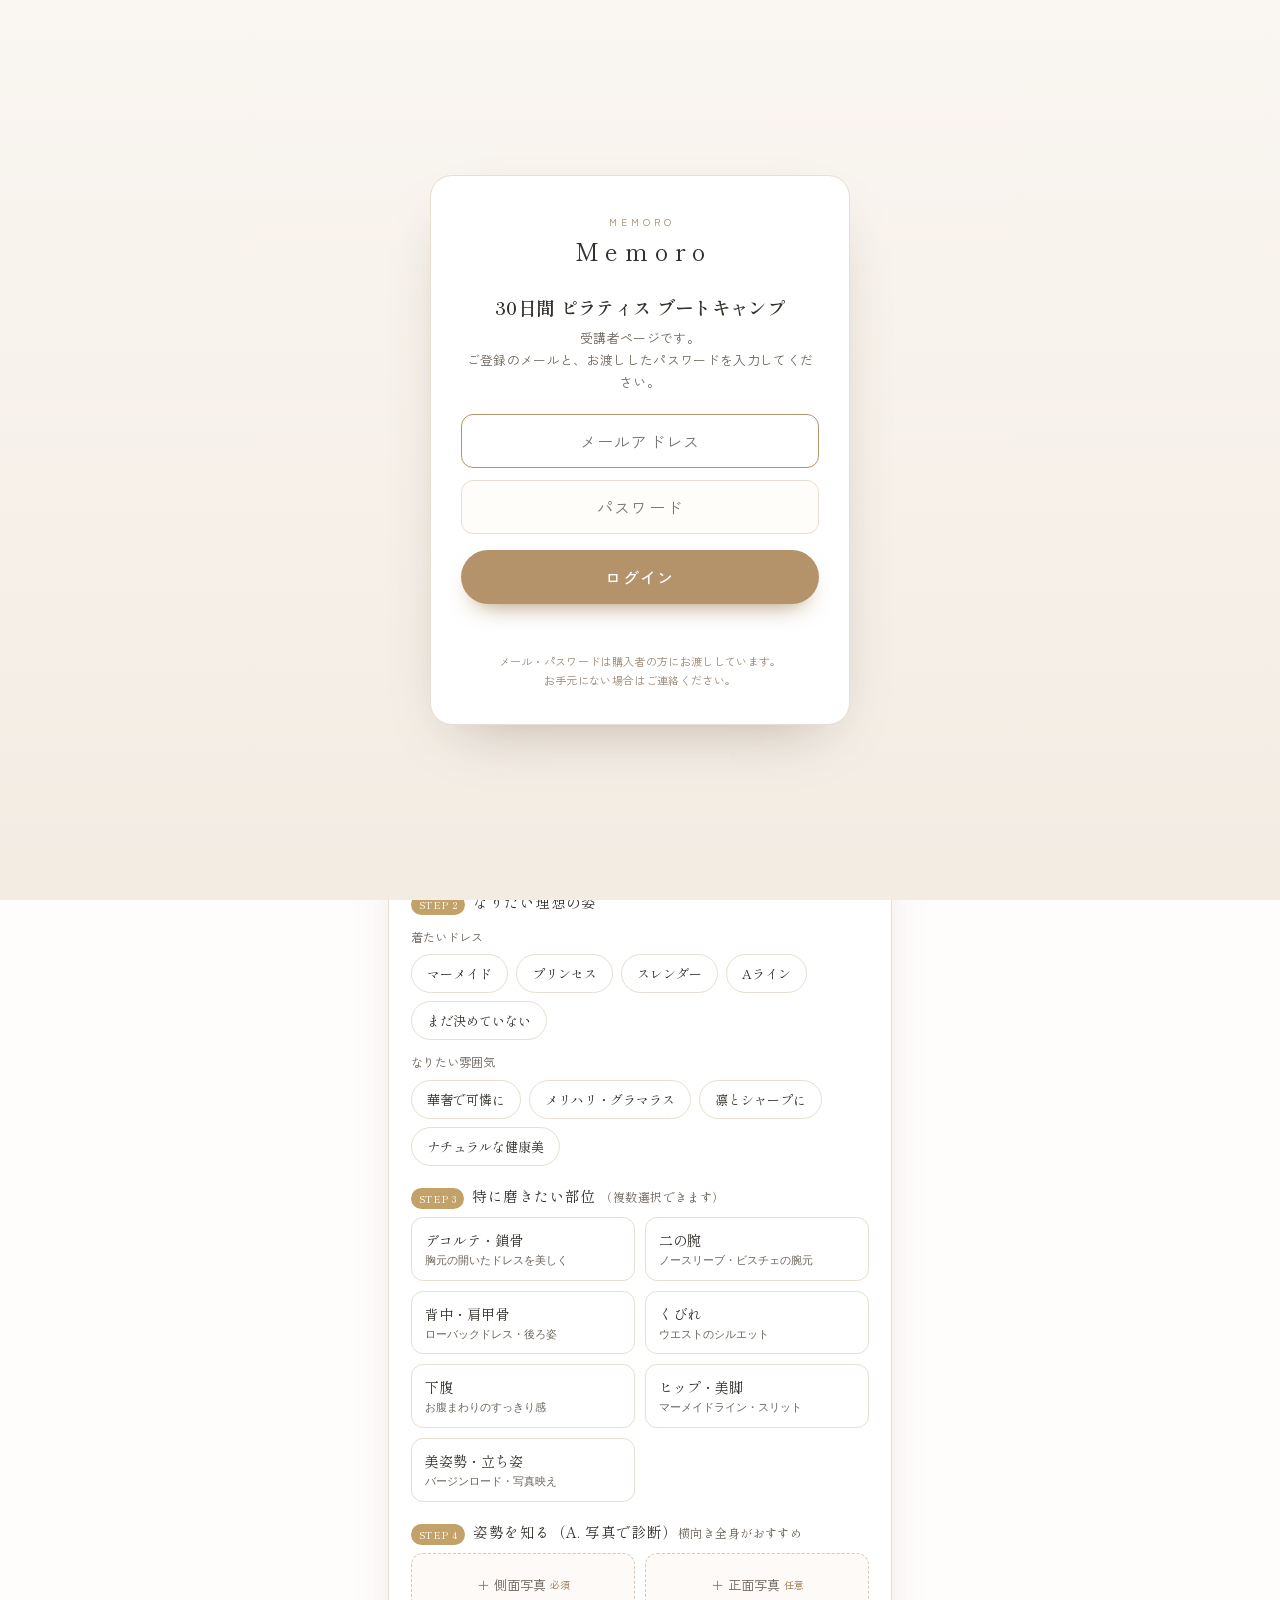
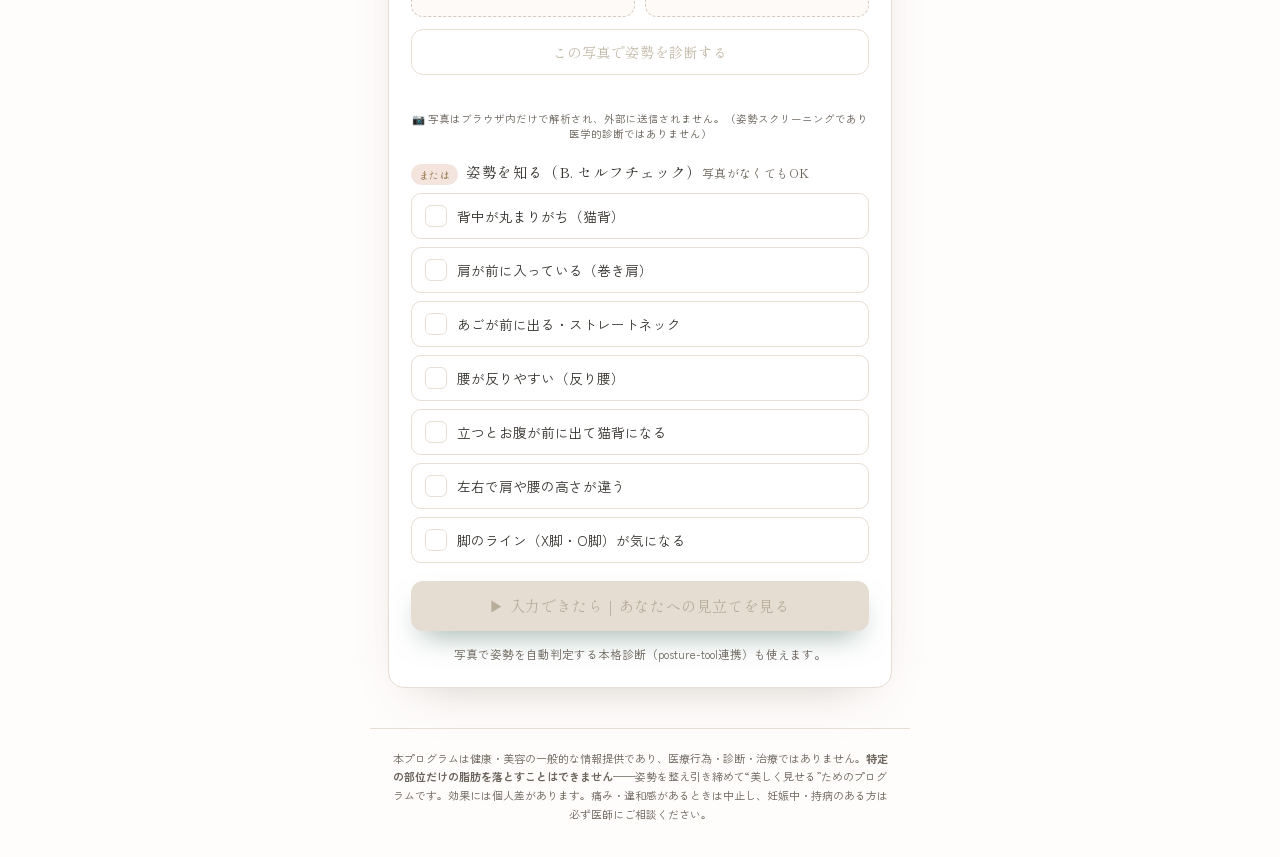
<file: index.html>
<!DOCTYPE html>
<html lang="ja">
<head>
<meta charset="UTF-8" />
<meta name="viewport" content="width=device-width, initial-scale=1.0, maximum-scale=1.0" />
<title>30日間ピラティスブートキャンプ｜Memoro Bridal</title>
<link rel="preconnect" href="https://fonts.googleapis.com">
<link rel="preconnect" href="https://fonts.gstatic.com" crossorigin>
<link href="https://fonts.googleapis.com/css2?family=Shippori+Mincho:wght@500;600;700&family=Zen+Kaku+Gothic+New:wght@400;500;700&family=Zen+Kurenaido&family=Parisienne&family=Cormorant+Garamond:ital,wght@0,400;0,500;1,400&display=swap" rel="stylesheet">
<link rel="stylesheet" href="bridal.css?v=4" />
</head>
<body>

<!-- ▼ 受講者認証ゲート（本番URL。ローカル確認時は api:'demo'）▼ -->
<script>window.MEMORO_AUTH={ api:'https://memoro-auth.yuya-suzuki-37.workers.dev', product:'pilates', title:'30日間 ピラティス ブートキャンプ' }</script>
<script src="gate.js"></script>
<!-- ▲ 受講者認証ゲート ▲ -->

<!-- ▼ ブートキャンプ識別バナー（自己完結・命名規則「30日間〇〇ブートキャンプ」） -->
<style>
.bc-banner{text-align:center;background:linear-gradient(180deg,#f3ece1,#fbf8f5);border-bottom:1px solid #ece5dd;padding:12px 20px 14px;font-family:'Shippori Mincho','Noto Serif JP',serif}
.bc-banner .bc-eyebrow{display:block;font-family:'Noto Sans JP',system-ui,sans-serif;font-size:10px;letter-spacing:.32em;font-weight:700;color:#a8863f;margin-bottom:6px}
.bc-banner .bc-title{font-weight:700;font-size:clamp(1.02rem,3.6vw,1.22rem);letter-spacing:.08em;color:#3f3a35}
.bc-banner .bc-title .bc-ico{margin-right:.4em}
.bc-banner .bc-title b{color:#c2a25f;font-weight:700}
.photo-slot{cursor:pointer}
.photo-slot input[type=file].sr-file{position:absolute;width:1px;height:1px;padding:0;margin:-1px;overflow:hidden;clip:rect(0,0,0,0);white-space:nowrap;border:0}
.dx-banner{background:linear-gradient(135deg,#f3ece1,#fbf6ee);border:1.5px solid #d9c39a;border-radius:14px;padding:16px 18px;margin-bottom:18px;display:flex;flex-direction:column;gap:6px}
.dx-banner-title{font-weight:700;color:#a8863f;font-size:14px}
.dx-banner-body{font-size:13px;color:#6a5f56;line-height:1.7}
.ex-illust .ex-photo{width:100%;aspect-ratio:1/1;object-fit:cover;display:block}
.modal-illust .modal-photo{width:100%;max-height:300px;object-fit:cover;border-radius:14px;display:block;margin-bottom:4px}
.frame2{display:flex;align-items:center;gap:8px;margin-bottom:8px}
.frame2 figure{flex:1;margin:0}
.frame2-img{width:100%;aspect-ratio:1/1;object-fit:cover;border-radius:12px;display:block}
.frame2 figcaption{font-size:11.5px;text-align:center;color:var(--gold-deep);margin-top:5px;font-weight:700;letter-spacing:.04em}
.frame2-arrow{flex:none;font-size:26px;color:var(--rose);font-weight:700}
</style>
<div class="bc-banner">
  <span class="bc-eyebrow">30-DAY PILATES BOOTCAMP</span>
  <span class="bc-title"><span class="bc-ico">🌿</span>30日間<b>ピラティス</b>ブートキャンプ</span>
</div>

<header class="app-header">
  <div class="brand">
    <span class="brand-mark">P</span>
    <span class="brand-name">ピラティスブートキャンプ</span>
  </div>
</header>

<!-- ===== 入口 ===== -->
<section id="setup" class="screen active">
  <div class="hero">
    <div class="hero-photo">
      <div class="hero-bg"></div>
      <div class="hero-logo">Memoro<small>PILATES CARE</small></div>
    </div>
    <div class="hero-text">
      <p class="hero-script">for your special day</p>
      <h1 class="hero-catch">式まで、あと<span class="accent">30</span>日。</h1>
      <p class="hero-hw">あなただけのピラティスを、毎日ひとつ</p>
    </div>
  </div>

  <div class="steps-guide">
    <div class="step-g"><span class="step-n">1</span><span>理想と部位を<br>教える</span></div>
    <div class="step-g"><span class="step-n">2</span><span>姿勢を診断<br>写真orチェック</span></div>
    <div class="step-g"><span class="step-n">3</span><span>見立て＆<br>30日が完成</span></div>
  </div>

  <div class="card setup-card">
    <label class="field">
      <span class="field-label"><span class="step-badge">STEP 1</span>挙式・前撮りの日</span>
      <input type="date" id="wedding-date" class="input" />
    </label>
    <p id="countdown" class="countdown"></p>

    <div class="field">
      <span class="field-label"><span class="step-badge">STEP 2</span>なりたい理想の姿</span>
      <div class="sub-label">着たいドレス</div>
      <div id="dress-grid" class="chip-grid"></div>
      <div class="sub-label">なりたい雰囲気</div>
      <div id="mood-grid" class="chip-grid"></div>
    </div>

    <div class="field">
      <span class="field-label"><span class="step-badge">STEP 3</span>特に磨きたい部位 <em>（複数選択できます）</em></span>
      <div id="parts-grid" class="parts-grid"></div>
    </div>

    <div class="field">
      <span class="field-label"><span class="step-badge">STEP 4</span>姿勢を知る（A. 写真で診断）<em>横向き全身がおすすめ</em></span>
      <div class="posture-photo">
        <div class="photo-slots">
          <div class="photo-slot" data-photo-trigger="photo-side">
            <input type="file" id="photo-side" accept="image/*" class="sr-file" />
            <span class="photo-ph" id="ph-side">＋ 側面写真 <em>必須</em></span>
          </div>
          <div class="photo-slot" data-photo-trigger="photo-front">
            <input type="file" id="photo-front" accept="image/*" class="sr-file" />
            <span class="photo-ph" id="ph-front">＋ 正面写真 <em>任意</em></span>
          </div>
        </div>
        <button type="button" id="btn-diagnose" class="btn btn-diagnose" disabled>この写真で姿勢を診断する</button>
        <p id="diagnose-status" class="diagnose-status"></p>
        <p class="photo-note">📷 写真はブラウザ内だけで解析され、外部に送信されません。（姿勢スクリーニングであり医学的診断ではありません）</p>
      </div>
    </div>

    <div class="field">
      <span class="field-label"><span class="step-sub">または</span>姿勢を知る（B. セルフチェック）<em>写真がなくてもOK</em></span>
      <div id="posture-check" class="posture-check"></div>
    </div>

    <button id="btn-start" class="btn btn-primary btn-block" disabled>▶ 入力できたら｜あなたへの見立てを見る</button>
    <p class="setup-note">写真で姿勢を自動判定する本格診断（posture-tool連携）も使えます。</p>
  </div>
</section>

<!-- ===== 見立て（カウンセリング）===== -->
<section id="advice" class="screen">
  <div class="advice-wrap">
    <section class="result-hero">
      <div class="rh-visual">
        <img src="images/result-visual.png" alt="" onerror="this.closest('.rh-visual').classList.add('no-img')">
        <span class="rh-script">your pilates care</span>
      </div>
      <div class="rh-body">
        <p class="announce">YOUR PILATES CARE</p>
        <h2 class="type-name">あなたへの見立て</h2>
        <div id="advice-tags" class="dx-chips"></div>
      </div>
    </section>
    <div class="card advice-card">
      <div class="advice-block"><span class="advice-label">現 状</span><p id="adv-current"></p></div>
      <div class="advice-block"><span class="advice-label">理 想</span><p id="adv-ideal"></p></div>
      <div class="advice-block"><span class="advice-label">30日の設計</span><p id="adv-design"></p></div>
      <p id="adv-future" class="advice-future"></p>
    </div>
    <button id="btn-begin" class="btn btn-primary btn-block">この内容で30日プログラムを始める</button>
    <button id="btn-back-setup" class="btn btn-ghost btn-block">入力に戻る</button>
  </div>
</section>

<!-- ===== メイン ===== -->
<section id="app" class="screen">
  <nav class="tabbar">
    <button class="tab active" data-view="today">今日のレッスン</button>
    <button class="tab" data-view="calendar">30日カレンダー</button>
    <button class="tab" data-view="change">変化の記録</button>
  </nav>

  <div id="personal-summary" class="personal-summary"></div>

  <!-- 今日 -->
  <div id="view-today" class="view active">
    <div class="today-head card">
      <div class="today-topline">
        <span id="today-daynum" class="today-daynum">DAY 01</span>
        <span id="today-countdown" class="today-countdown"></span>
      </div>
      <div id="today-phase" class="today-phase"></div>
      <div id="today-theme" class="today-theme"></div>
    </div>
    <div id="today-grid" class="ex-grid"></div>
    <button id="btn-complete" class="btn btn-primary btn-block">今日のレッスンを完了</button>
    <section id="today-habits" class="today-habits"></section>
  </div>

  <!-- カレンダー -->
  <div id="view-calendar" class="view">
    <div class="card progress-wrap">
      <div class="progress-stats">
        <span id="progress-count" class="progress-count">0 / 30 日</span>
        <span id="progress-streak" class="progress-streak">🔥 0日継続</span>
      </div>
      <div class="progress-bar"><div id="progress-fill" class="progress-fill"></div></div>
    </div>
    <div class="phase-tabs">
      <button class="phase-tab active" data-phase="1">Phase 1<em>解放</em></button>
      <button class="phase-tab" data-phase="2">Phase 2<em>活性化</em></button>
      <button class="phase-tab" data-phase="3">Phase 3<em>仕上げ</em></button>
    </div>
    <div id="calendar-grid" class="calendar-grid"></div>
    <button id="btn-reset" class="btn btn-ghost btn-block">設定をやり直す</button>
  </div>

  <!-- 変化の記録 -->
  <div id="view-change" class="view"></div>
</section>

<!-- モーダル -->
<div id="modal" class="modal" hidden>
  <div class="modal-backdrop" data-close></div>
  <div class="modal-content" id="modal-content"></div>
</div>

<footer class="disclaimer">
  本プログラムは健康・美容の一般的な情報提供であり、医療行為・診断・治療ではありません。<strong>特定の部位だけの脂肪を落とすことはできません</strong>——姿勢を整え引き締めて“美しく見せる”ためのプログラムです。効果には個人差があります。痛み・違和感があるときは中止し、妊娠中・持病のある方は必ず医師にご相談ください。
</footer>

<script src="lib/libheif-bundle.js"></script>
<script type="module" src="bridal-ui.js?v=7"></script>
</body>
</html>
</file>
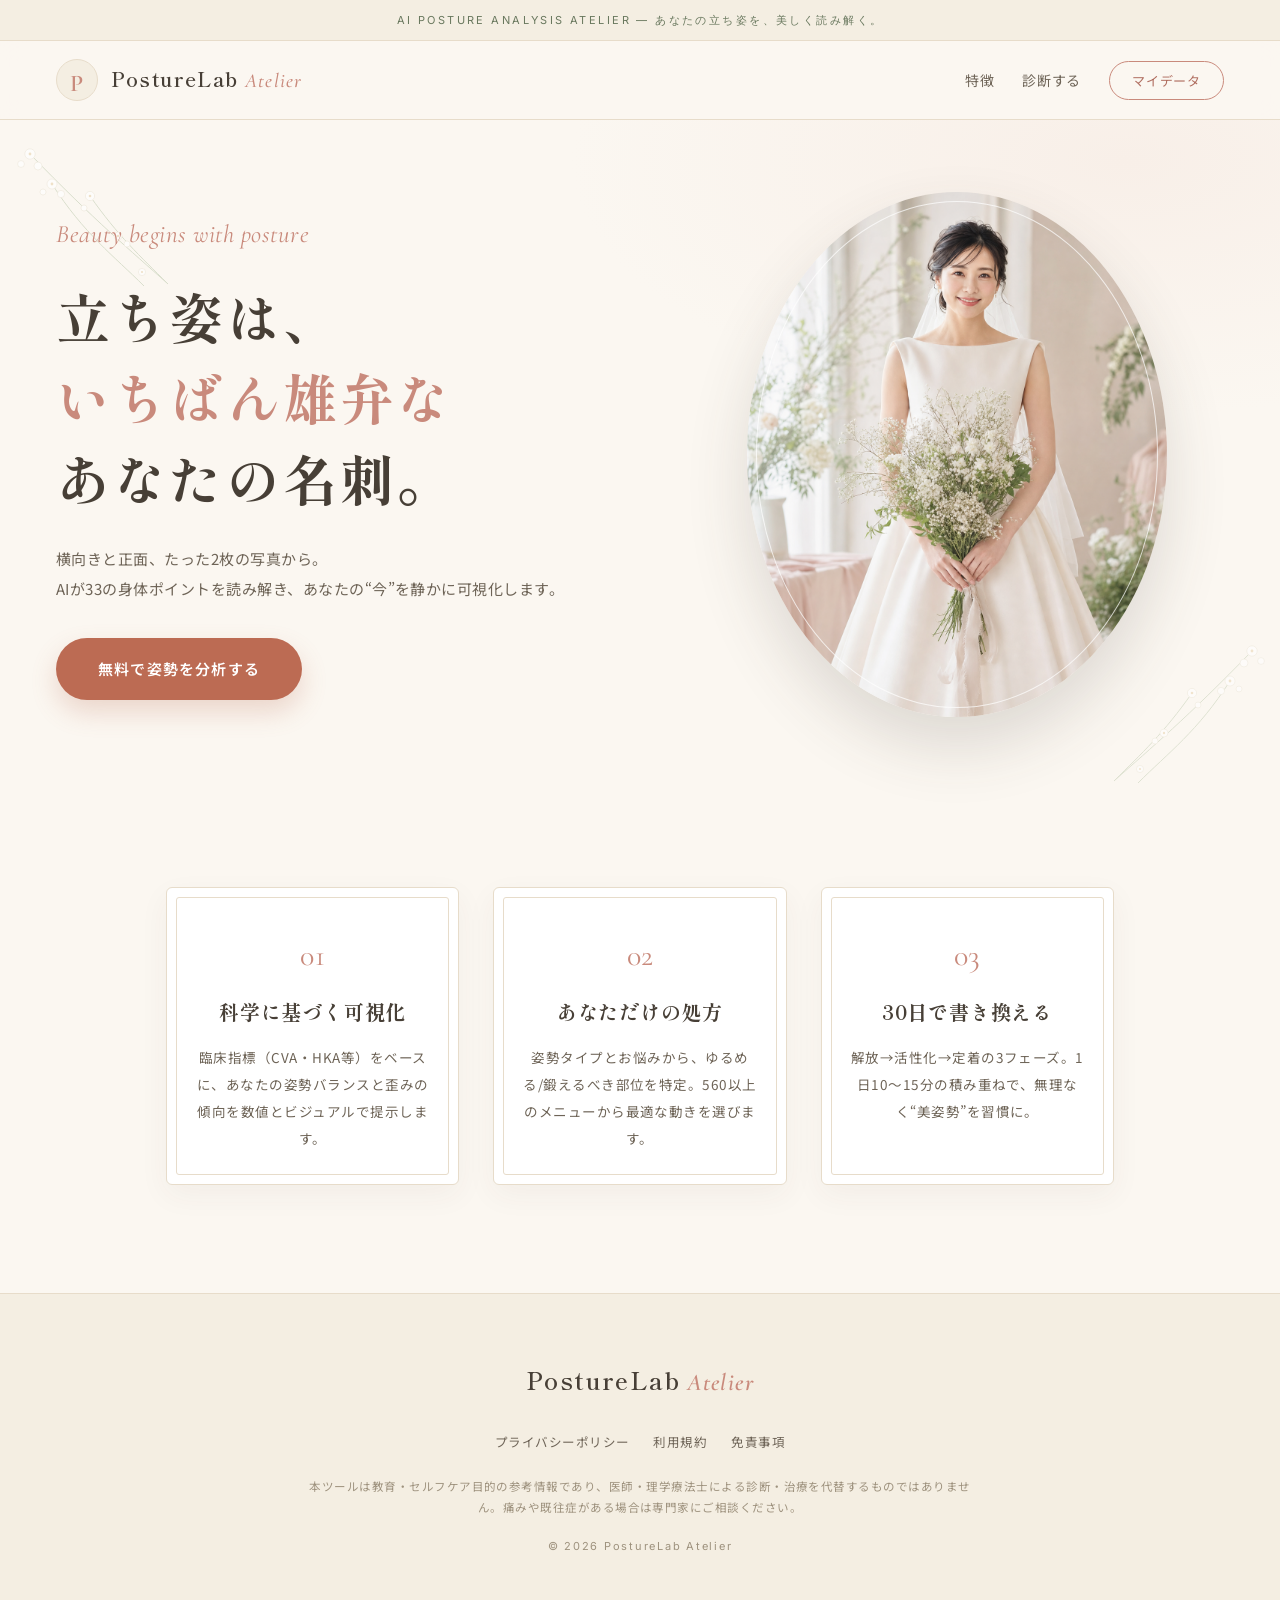
<file: posture.html>
<!DOCTYPE html>
<html lang="ja">
<head>
<meta charset="UTF-8" />
<meta name="viewport" content="width=device-width, initial-scale=1.0" />
<title>PostureLab ATELIER｜AI姿勢分析</title>
<link rel="preconnect" href="https://fonts.googleapis.com">
<link rel="preconnect" href="https://fonts.gstatic.com" crossorigin>
<link href="https://fonts.googleapis.com/css2?family=Noto+Sans+JP:wght@300;400;500;600;700&family=Shippori+Mincho:wght@400;500;600;700;800&family=Noto+Serif+JP:wght@400;500;600;700&family=Cormorant+Garamond:ital,wght@0,400;0,500;0,600;1,400;1,500&family=Inter:wght@300;400;500;600&display=swap" rel="stylesheet">
<link rel="stylesheet" href="style.css?v=8" />
<link rel="stylesheet" href="redesign.css?v=6" />
</head>
<body class="lx">

<!-- ===== 上部アナウンスバー ===== -->
<div class="lx-topbar">AI POSTURE ANALYSIS ATELIER — あなたの立ち姿を、美しく読み解く。</div>

<!-- ===== HEADER ===== -->
<header class="lx-header">
  <a class="lx-logo" href="#top">
    <span class="lx-logo-mark">P</span>
    <span class="lx-logo-text">PostureLab<em>Atelier</em></span>
  </a>
  <nav class="lx-nav">
    <a href="#about">特徴</a>
    <a href="#upload-section" class="js-reveal-upload">診断する</a>
    <button id="btn-mydata" class="lx-nav-btn">マイデータ</button>
  </nav>
</header>

<!-- ===== HERO ===== -->
<section class="lx-hero" id="top">
  <div class="lx-hero-bg" aria-hidden="true"></div>
  <div class="lx-hero-inner">
    <p class="lx-hero-eyebrow">Beauty begins with posture</p>
    <h1 class="lx-hero-title">
      立ち姿は、<br><i>いちばん雄弁な</i><br>あなたの名刺。
    </h1>
    <p class="lx-hero-lead">
      横向きと正面、たった2枚の写真から。<br>
      AIが33の身体ポイントを読み解き、あなたの“今”を静かに可視化します。
    </p>
    <a href="#upload-section" class="lx-btn lx-btn-gold js-reveal-upload">無料で姿勢を分析する</a>
  </div>
</section>

<!-- ===== ABOUT (3つの価値) ===== -->
<section class="lx-about" id="about">
  <div class="lx-about-item">
    <span class="lx-about-no">01</span>
    <h3>科学に基づく可視化</h3>
    <p>臨床指標（CVA・HKA等）をベースに、あなたの姿勢バランスと歪みの傾向を数値とビジュアルで提示します。</p>
  </div>
  <div class="lx-about-item">
    <span class="lx-about-no">02</span>
    <h3>あなただけの処方</h3>
    <p>姿勢タイプとお悩みから、ゆるめる/鍛えるべき部位を特定。560以上のメニューから最適な動きを選びます。</p>
  </div>
  <div class="lx-about-item">
    <span class="lx-about-no">03</span>
    <h3>30日で書き換える</h3>
    <p>解放→活性化→定着の3フェーズ。1日10〜15分の積み重ねで、無理なく“美姿勢”を習慣に。</p>
  </div>
</section>

<!-- ===== START / UPLOAD ===== -->
<section class="lx-start" id="upload-section" hidden>
  <div class="lx-sec-head">
    <span class="lx-sec-no">STEP 01</span>
    <h2 class="lx-sec-title">写真をアップロード</h2>
    <p class="lx-sec-sub">横向き・正面の2枚で、あなたの姿勢を静かに読み解きます。データは端末内で処理され、外部に送信されません。</p>
  </div>

  <div class="lx-upload-panel">
    <div class="upload-grid">
      <!-- SIDE -->
      <div class="upload-slot" id="slot-side">
        <input type="file" id="file-side" accept="image/*" class="visually-hidden" />
        <label for="file-side" class="upload-drop" data-target="file-side">
          <div class="drop-illust">
            <svg viewBox="0 0 80 110" aria-hidden="true">
              <path d="M40 18 Q35 12 30 18 Q26 22 28 30 L26 50 Q22 58 25 70 L30 95 L35 105 L45 105 L50 95 L52 70 Q55 58 50 50 L52 30 Q54 22 50 18 Q45 12 40 18 Z" fill="none" stroke="#B08D4F" stroke-width="1.5" stroke-linejoin="round"/>
              <circle cx="40" cy="18" r="8" fill="none" stroke="#B08D4F" stroke-width="1.5"/>
            </svg>
          </div>
          <div class="drop-title-row">
            <span class="drop-title">横向きの写真</span>
            <span class="drop-required">必須</span>
          </div>
          <div class="upload-icon-circle">
            <svg viewBox="0 0 24 24" width="20" height="20"><path d="M12 16V6 M6 12l6-6 6 6" stroke="currentColor" stroke-width="2" fill="none" stroke-linecap="round" stroke-linejoin="round"/></svg>
          </div>
          <div class="drop-sub">JPG / PNG　全身がフレームに収まるもの</div>
        </label>
        <div class="preview" id="preview-side" hidden>
          <canvas id="canvas-side"></canvas>
        </div>
      </div>
      <!-- FRONT -->
      <div class="upload-slot" id="slot-front">
        <input type="file" id="file-front" accept="image/*" class="visually-hidden" />
        <label for="file-front" class="upload-drop" data-target="file-front">
          <div class="drop-illust">
            <svg viewBox="0 0 80 110" aria-hidden="true">
              <circle cx="40" cy="18" r="8" fill="none" stroke="#B08D4F" stroke-width="1.5"/>
              <path d="M25 32 Q40 28 55 32 L58 60 Q60 75 55 95 L50 105 L30 105 L25 95 Q20 75 22 60 Z" fill="none" stroke="#B08D4F" stroke-width="1.5" stroke-linejoin="round"/>
              <line x1="40" y1="32" x2="40" y2="100" stroke="#B08D4F" stroke-width="1" stroke-dasharray="2 2"/>
            </svg>
          </div>
          <div class="drop-title-row">
            <span class="drop-title">正面の写真</span>
            <span class="drop-required">推奨</span>
          </div>
          <div class="upload-icon-circle">
            <svg viewBox="0 0 24 24" width="20" height="20"><path d="M12 16V6 M6 12l6-6 6 6" stroke="currentColor" stroke-width="2" fill="none" stroke-linecap="round" stroke-linejoin="round"/></svg>
          </div>
          <div class="drop-sub">JPG / PNG　肩・骨盤・膝の左右差を解析</div>
        </label>
        <div class="preview" id="preview-front" hidden>
          <canvas id="canvas-front"></canvas>
        </div>
      </div>
    </div>

    <!-- 症状 -->
    <div class="symptom-block">
      <div class="symptom-head">
        <h3>気になる症状・お悩み</h3>
        <p class="muted">該当するものを選択。姿勢診断と組み合わせ、あなた専用のケアを提案します。</p>
      </div>
      <div class="symptom-chips" id="symptom-chips">
        <label class="chip"><input type="checkbox" value="shoulderStiff"><span>肩こり</span></label>
        <label class="chip"><input type="checkbox" value="neckStiff"><span>首こり・頭痛</span></label>
        <label class="chip"><input type="checkbox" value="lowBackPain"><span>腰痛</span></label>
        <label class="chip"><input type="checkbox" value="aptAware"><span>反り腰の自覚</span></label>
        <label class="chip"><input type="checkbox" value="rsAware"><span>巻き肩の自覚</span></label>
        <label class="chip"><input type="checkbox" value="kyphosisAware"><span>猫背の自覚</span></label>
        <label class="chip"><input type="checkbox" value="kneePain"><span>膝の痛み</span></label>
        <label class="chip"><input type="checkbox" value="oLeg"><span>O脚</span></label>
        <label class="chip"><input type="checkbox" value="xLeg"><span>X脚</span></label>
        <label class="chip"><input type="checkbox" value="scoliosisAware"><span>側弯の自覚</span></label>
        <label class="chip"><input type="checkbox" value="shallowBreath"><span>呼吸が浅い</span></label>
        <label class="chip"><input type="checkbox" value="swelling"><span>浮腫み・むくみ</span></label>
        <label class="chip"><input type="checkbox" value="coldness"><span>冷え性</span></label>
        <label class="chip"><input type="checkbox" value="fatigue"><span>疲れやすい</span></label>
        <label class="chip"><input type="checkbox" value="hipImbalance"><span>左右の歪み</span></label>
        <label class="chip"><input type="checkbox" value="bellyOut"><span>下腹ぽっこり</span></label>
      </div>
      <div class="symptom-note">
        <label for="symptom-free">その他のお悩み（任意）</label>
        <textarea id="symptom-free" rows="2" placeholder="例：朝起きると腰がだるい／長時間立っていると膝が痛む など"></textarea>
      </div>
    </div>

    <div class="lx-tips">
      <span>📷 3〜4m離れて全身を</span>
      <span>👗 体のラインがわかる服で</span>
      <span>💡 自然光・シンプルな背景</span>
      <span>🧍 普段通りの自然な立ち姿</span>
    </div>

    <div class="actions lx-actions">
      <button class="lx-btn lx-btn-green" id="btn-analyze" disabled>
        <span class="btn-label">姿勢を解析する</span>
        <svg viewBox="0 0 24 24" width="16" height="16" class="btn-arrow"><path d="M5 12h14M13 5l7 7-7 7" stroke="currentColor" stroke-width="2" fill="none" stroke-linecap="round" stroke-linejoin="round"/></svg>
      </button>
      <div class="loader" id="loader" hidden>
        <div class="loader-spin"></div>
        <span id="loader-text">モデルを初期化しています…</span>
      </div>
    </div>
    <p class="lx-disclaimer">本ツールは姿勢の<strong>スクリーニング</strong>であり医学的診断ではありません。痛みや既往症がある場合は専門家にご相談ください。</p>
  </div>
</section>

<!-- ===== RESULTS ===== -->
<main id="results" hidden>

  <!-- SUMMARY -->
  <section class="lx-section">
    <div class="lx-sec-head">
      <span class="lx-sec-no">REPORT 01</span>
      <h2 class="lx-sec-title">あなたの姿勢サマリー</h2>
      <p class="lx-sec-sub">AI解析によるスコアと姿勢タイプ</p>
    </div>
    <div class="summary-grid">
      <div class="score-wrap">
        <div class="score-ring" id="score-ring">
          <svg viewBox="0 0 120 120">
            <circle cx="60" cy="60" r="52" fill="none" stroke="#EAE2D2" stroke-width="10"/>
            <circle cx="60" cy="60" r="52" fill="none" stroke="url(#gscore)" stroke-width="10" stroke-linecap="round" stroke-dasharray="326.7" stroke-dashoffset="326.7" id="score-arc" transform="rotate(-90 60 60)"/>
            <defs>
              <linearGradient id="gscore" x1="0" y1="0" x2="1" y2="1">
                <stop offset="0%" stop-color="#B08D4F"/>
                <stop offset="100%" stop-color="#2F4A3E"/>
              </linearGradient>
            </defs>
          </svg>
          <div class="score-num"><span id="score-value">--</span><small>/100</small></div>
        </div>
        <div class="score-label">
          <div class="score-grade" id="score-grade">--</div>
          <div class="score-desc" id="score-desc">解析中…</div>
        </div>
      </div>
      <div class="type-card">
        <div class="type-eyebrow">あなたの姿勢タイプ</div>
        <div class="type-name" id="posture-type">--</div>
        <div class="type-desc" id="posture-type-desc">--</div>
        <div class="type-tags" id="posture-type-tags"></div>
      </div>
      <div class="metrics" id="metrics-list"></div>
    </div>
    <div class="overlay-grid">
      <div class="overlay-pane">
        <div class="pane-title">横向き解析オーバーレイ</div>
        <canvas id="overlay-side"></canvas>
        <div class="legend">
          <span><i style="background:#B08D4F"></i>基準線</span>
          <span><i style="background:#2F4A3E"></i>逸脱</span>
          <span><i style="background:#6FA383"></i>正常域</span>
        </div>
      </div>
      <div class="overlay-pane" id="front-pane">
        <div class="pane-title">正面解析オーバーレイ</div>
        <canvas id="overlay-front"></canvas>
        <div class="legend">
          <span><i style="background:#B08D4F"></i>水平基準</span>
          <span><i style="background:#C9A14E"></i>左右差</span>
        </div>
      </div>
    </div>
  </section>

  <!-- PROBLEMS -->
  <section class="lx-section">
    <div class="lx-sec-head">
      <span class="lx-sec-no">REPORT 02</span>
      <h2 class="lx-sec-title">気になる姿勢のポイント</h2>
      <p class="lx-sec-sub">解析＋お悩みから、ゆるめたい/引き締めたい部位を表示します</p>
    </div>
    <div id="symptom-summary" class="symptom-summary" hidden></div>
    <div class="problems-list" id="problems-list"></div>
  </section>

  <!-- KNOWLEDGE -->
  <section class="lx-section knowledge-card">
    <div class="lx-sec-head">
      <span class="lx-sec-no">REPORT 03</span>
      <h2 class="lx-sec-title">姿勢の知識</h2>
      <p class="lx-sec-sub">あなたの姿勢を理解するための、知っておきたいこと</p>
    </div>
    <div class="knowledge-grid" id="knowledge-grid"></div>
  </section>

  <!-- COURSE -->
  <section class="lx-section course-card-section" id="course-section">
    <div class="lx-sec-head">
      <span class="lx-sec-no">STEP 02</span>
      <h2 class="lx-sec-title">コースを選ぶ</h2>
      <p class="lx-sec-sub">4つの専門コース＋AIおまかせから選択。いつでも切替できます。</p>
    </div>
    <div class="course-recommend" id="course-recommend"></div>
    <div class="course-grid" id="course-grid"></div>
  </section>

  <!-- TODAY -->
  <section class="lx-section today-card">
    <div class="lx-sec-head">
      <span class="lx-sec-no">STEP 03</span>
      <h2 class="lx-sec-title">今日のあなた専用メニュー</h2>
      <p class="lx-sec-sub">セルフケア2種 ＋ トレーニング2種（約10〜15分）</p>
    </div>
    <div class="today-grid" id="today-grid"></div>
  </section>

  <!-- 30 DAYS -->
  <section class="lx-section program-card">
    <div class="lx-sec-head">
      <span class="lx-sec-no">STEP 04</span>
      <h2 class="lx-sec-title">30日間 美姿勢プログラム</h2>
      <p class="lx-sec-sub">Phase 1: 解放 ／ Phase 2: 活性化 ／ Phase 3: 定着</p>
    </div>
    <div class="phase-tabs" id="phase-tabs">
      <button class="phase-tab active" data-phase="1">Phase 1<small>解放 Day1-10</small></button>
      <button class="phase-tab" data-phase="2">Phase 2<small>活性化 Day11-20</small></button>
      <button class="phase-tab" data-phase="3">Phase 3<small>定着 Day21-30</small></button>
    </div>
    <div class="program-grid" id="program-grid"></div>
    <div class="actions lx-actions" style="justify-content:flex-end; margin-top:24px;">
      <button class="lx-btn lx-btn-ghost" id="btn-print">プログラムを印刷</button>
      <button class="lx-btn lx-btn-green" id="btn-restart"><span class="btn-label">もう一度解析する</span></button>
    </div>
  </section>
</main>

<!-- ===== MODAL ===== -->
<div class="modal" id="modal" hidden>
  <div class="modal-backdrop" data-close></div>
  <div class="modal-panel">
    <button class="modal-close" data-close aria-label="閉じる">×</button>
    <div id="modal-body"></div>
  </div>
</div>

<!-- ===== MY DATA ===== -->
<div class="mydata" id="mydata" hidden>
  <div class="mydata-backdrop" data-close-md></div>
  <div class="mydata-panel">
    <button class="modal-close" data-close-md aria-label="閉じる">×</button>
    <div id="mydata-body"></div>
  </div>
</div>

<!-- ===== FOOTER ===== -->
<footer class="lx-footer">
  <div class="lx-foot-brand">PostureLab<em>Atelier</em></div>
  <div class="lx-foot-links"><span>プライバシーポリシー</span><span>利用規約</span><span>免責事項</span></div>
  <p class="lx-foot-disc">本ツールは教育・セルフケア目的の参考情報であり、医師・理学療法士による診断・治療を代替するものではありません。痛みや既往症がある場合は専門家にご相談ください。</p>
  <div class="lx-foot-copy">© 2026 PostureLab Atelier</div>
</footer>

<script>
  // 「分析する」CTA/ナビを押したら、アップロード部を表示してスクロール
  document.querySelectorAll('.js-reveal-upload').forEach(function(a){
    a.addEventListener('click', function(e){
      e.preventDefault();
      var s = document.getElementById('upload-section');
      if (s){ s.hidden = false; s.scrollIntoView({ behavior:'smooth', block:'start' }); }
    });
  });
</script>
<script type="module" src="app.js"></script>
</body>
</html>
</file>
<file: bridal.css>
/* ===================================================================
   BRIDAL PILATES — 世界観スタイル
   白 × ゴールド × くすみローズ / 明朝見出し / スマホ最適化
   =================================================================== */
:root {
  /* kogao-30day と統一（純白×シャンパンゴールド×ローズ） */
  --bg: #FFFDFC;
  --bg-soft: #FFFFFF;
  --surface: #FFFFFF;
  --card: #FFFFFF;
  --cream: #FFFDF8;
  --ivory: #FAF6F1;
  --ink: #33302B;
  --ink-soft: #6B645B;
  --gold: #C2A268;
  --gold-deep: #9A7B4F;
  --rose: #C88A82;
  --rose-soft: #F3E4DE;
  --blush: #EAD4CD;
  --sage: #9aa987;
  --sage-soft: #eef1e8;
  --green: #2F5A4A;
  --green-deep: #26483B;
  --line: #E7DED2;
  --shadow: 0 18px 50px -28px rgba(80, 60, 40, 0.35);
  --radius: 18px;
  --serif: 'Shippori Mincho', 'Noto Serif JP', serif;
  --script: 'Parisienne', cursive;
  --hw: 'Zen Kurenaido', cursive;
  --sans: 'Zen Kaku Gothic New', -apple-system, 'Hiragino Kaku Gothic ProN', 'Noto Sans JP', sans-serif;
}

* { box-sizing: border-box; margin: 0; padding: 0; }
[hidden] { display: none !important; }

body {
  font-family: var(--sans);
  color: var(--ink);
  background: var(--bg);
  line-height: 1.7;
  -webkit-font-smoothing: antialiased;
}

/* ---- ヘッダー ---- */
.app-header {
  display: flex; justify-content: center; align-items: center;
  padding: 18px; border-bottom: 1px solid var(--line);
  background: var(--surface);
}
.brand { display: flex; align-items: center; gap: 10px; }
.brand-mark {
  width: 30px; height: 30px; border-radius: 50%;
  display: grid; place-items: center;
  background: linear-gradient(135deg, var(--gold), var(--gold-deep));
  color: #fff; font-family: var(--script); font-weight: 600; font-size: 18px;
}
.brand-name { font-family: var(--serif); font-size: 17px; letter-spacing: .04em; }
.brand-name em { font-family: var(--script); font-style: italic; color: var(--gold-deep); font-size: 15px; }

/* ---- 画面切替 ---- */
.screen { display: none; }
.screen.active { display: block; }
.screen { max-width: 540px; margin: 0 auto; padding: 22px 18px 40px; }

/* ---- カード共通 ---- */
.card {
  background: var(--surface);
  border: 1px solid var(--line);
  border-radius: 16px;
  box-shadow: var(--shadow);
  padding: 22px;
}

/* ---- 入口 hero ---- */
.hero { text-align: center; padding: 0; margin-bottom: 8px; }
.hero-photo{ position:relative; height:44vh; min-height:300px; max-height:440px; overflow:hidden; margin:-22px -18px 0; }
.hero-bg{ position:absolute; inset:0; background:url('images/hero-bride.png') center 20%/cover; animation:kenburns 22s ease-out infinite alternate; }
@keyframes kenburns{ from{ transform:scale(1.03);} to{ transform:scale(1.14);} }
.hero-photo::after{ content:''; position:absolute; left:0; right:0; bottom:0; height:120px; background:linear-gradient(to bottom,rgba(255,253,248,0),var(--cream)); }
.hero-logo{ position:absolute; top:20px; left:0; right:0; z-index:2; text-align:center; font-family:var(--serif); font-size:1.05rem; letter-spacing:.34em; text-indent:.34em; color:#fff; text-shadow:0 2px 18px rgba(60,45,30,.55); }
.hero-logo small{ display:block; font-family:var(--sans); font-size:.46rem; letter-spacing:.42em; color:rgba(255,255,255,.92); text-indent:.42em; margin-top:4px; }
.hero-text{ position:relative; z-index:3; background:var(--cream); margin-top:-40px; border-radius:30px 30px 0 0; padding:16px 22px 6px; text-align:center; }
.hero-script{ font-family:var(--script); font-size:clamp(1.5rem,8vw,2rem); color:var(--rose); line-height:1; }
.hero-catch{ font-family:var(--serif); font-weight:600; font-size:clamp(1.6rem,7.5vw,2.2rem); color:var(--ink); line-height:1.4; letter-spacing:.02em; margin-top:4px; }
.hero-catch .accent{ color:var(--gold); font-size:1.35em; padding:0 .04em; }
.hero-hw{ font-family:var(--hw); font-size:clamp(.95rem,3.8vw,1.2rem); color:var(--rose); transform:rotate(-2deg); margin:10px 0 4px; }
.hero-sub {
  font-family: var(--script); font-style: italic; font-size: 20px;
  color: var(--gold-deep); letter-spacing: .06em; margin-bottom: 8px;
}
.hero-title { font-family: var(--serif); font-weight: 600; font-size: 30px; line-height: 1.4; letter-spacing: .04em; }
.hero-lead { margin-top: 14px; font-size: 13.5px; color: var(--ink-soft); }

/* ---- フォーム ---- */
.field { display: block; margin-bottom: 18px; }
.field-label { display: block; font-family: var(--serif); font-size: 14.5px; margin-bottom: 8px; letter-spacing: .03em; }
.field-label em { font-style: normal; font-size: 12px; color: var(--ink-soft); }
.input {
  width: 100%; padding: 12px 14px; font-size: 15px; font-family: var(--sans);
  border: 1px solid var(--line); border-radius: 10px; background: #fff; color: var(--ink);
}
.input:focus { outline: none; border-color: var(--gold); }
.countdown { text-align: center; color: var(--gold-deep); font-size: 14px; margin: -6px 0 18px; }
.countdown strong { font-family: var(--serif); font-size: 17px; }

/* ---- 部位チップ ---- */
.parts-grid { display: grid; grid-template-columns: 1fr 1fr; gap: 10px; }
.part-chip {
  text-align: left; padding: 12px 13px; border: 1.5px solid var(--line);
  border-radius: 12px; background: #fff; cursor: pointer; transition: .18s;
  display: flex; flex-direction: column; gap: 3px;
}
.part-chip:hover { border-color: var(--rose); }
.part-chip.active { border-color: var(--gold); background: var(--rose-soft); box-shadow: inset 0 0 0 1px var(--gold); }
.part-name { font-family: var(--serif); font-size: 14px; color: var(--ink); }
.part-dress { font-size: 10.5px; color: var(--ink-soft); line-height: 1.4; }

/* ---- ボタン ---- */
.btn {
  font-family: var(--serif); font-size: 15px; letter-spacing: .04em;
  padding: 14px 20px; border: none; border-radius: 12px; cursor: pointer; transition: .18s;
}
.btn-block { display: block; width: 100%; margin-top: 8px; }
.btn-primary { background: var(--green); color: #fff; box-shadow: 0 14px 30px -12px rgba(47,90,74,.55); }
.btn-primary:hover { background: var(--green-deep); transform: translateY(-1px); }
.btn-primary:disabled { background: #e5ddd2; color: #b3a90; color: #b8ac9b; cursor: not-allowed; }
.btn-primary.done { background: linear-gradient(135deg, var(--sage), #7f9068); }
.btn-ghost { background: transparent; border: 1px solid var(--line); color: var(--ink-soft); margin-top: 18px; }
.setup-card { margin-top: 6px; }
.setup-note { margin-top: 14px; font-size: 11.5px; color: var(--ink-soft); text-align: center; }

/* ---- タブバー ---- */
.tabbar { display: flex; border-bottom: 1px solid var(--line); margin-bottom: 20px; }
.tab {
  flex: 1; padding: 13px; background: none; border: none; cursor: pointer;
  font-family: var(--serif); font-size: 14.5px; color: var(--ink-soft);
  border-bottom: 2px solid transparent; transition: .18s;
}
.tab.active { color: var(--gold-deep); border-bottom-color: var(--gold); }

.view { display: none; }
.view.active { display: block; }

/* ---- 今日 ---- */
.today-head { text-align: center; margin-bottom: 18px; }
.today-topline { display: flex; justify-content: center; align-items: baseline; gap: 12px; }
.today-daynum { font-family: var(--script); font-size: 30px; font-weight: 600; color: var(--gold-deep); letter-spacing: .04em; }
.today-countdown { font-size: 12px; color: var(--ink-soft); }
.today-phase { font-size: 12px; color: var(--gold-deep); letter-spacing: .08em; margin-top: 6px; }
.today-theme { font-family: var(--serif); font-size: 18px; margin-top: 2px; }

/* ---- 種目グリッド／カード ---- */
.ex-grid { display: grid; grid-template-columns: 1fr 1fr; gap: 12px; margin-bottom: 20px; }
.ex-card {
  background: var(--surface); border: 1px solid var(--line); border-radius: 14px;
  overflow: hidden; cursor: pointer; transition: .18s; display: flex; flex-direction: column;
}
.ex-card:hover { box-shadow: var(--shadow); transform: translateY(-2px); }
.ex-illust {
  background: linear-gradient(160deg, #fdf6f3, #f4ece6); padding: 8px;
  aspect-ratio: 1 / 1; display: grid; place-items: center;
}
.ex-illust svg { width: 100%; height: 100%; display: block; }
.ex-info { padding: 12px 13px 14px; }
.ex-cat {
  display: inline-block; font-size: 10px; font-weight: 600; padding: 3px 9px;
  border-radius: 20px; letter-spacing: .04em; margin-bottom: 6px;
}
.ex-cat.selfcare { background: var(--sage-soft); color: #5f6e4c; }
.ex-cat.training { background: var(--rose-soft); color: #b26b62; }
.ex-name { font-family: var(--serif); font-size: 14.5px; margin-bottom: 5px; }
.ex-meta { font-size: 11px; color: var(--ink-soft); margin-bottom: 6px; }
.ex-purpose { font-size: 11.5px; color: var(--ink-soft); display: -webkit-box; -webkit-line-clamp: 3; -webkit-box-orient: vertical; overflow: hidden; }

/* ---- 進捗 ---- */
.progress-wrap { margin-bottom: 18px; }
.progress-stats { display: flex; justify-content: space-between; align-items: baseline; margin-bottom: 10px; }
.progress-count { font-family: var(--serif); font-size: 16px; color: var(--gold-deep); }
.progress-streak { font-size: 13px; color: var(--ink-soft); }
.progress-bar { height: 8px; background: var(--rose-soft); border-radius: 20px; overflow: hidden; }
.progress-fill { height: 100%; width: 0; background: linear-gradient(90deg, var(--gold), var(--gold-deep)); transition: width .4s ease; }

/* ---- フェーズタブ ---- */
.phase-tabs { display: grid; grid-template-columns: 1fr 1fr 1fr; gap: 8px; margin-bottom: 16px; }
.phase-tab {
  padding: 9px 6px; border: 1px solid var(--line); border-radius: 10px; background: #fff;
  cursor: pointer; font-family: var(--serif); font-size: 13px; color: var(--ink-soft);
  display: flex; flex-direction: column; align-items: center; gap: 2px; transition: .18s;
}
.phase-tab em { font-style: normal; font-size: 10px; opacity: .8; }
.phase-tab.active { background: linear-gradient(135deg, var(--gold), var(--gold-deep)); color: #fff; border-color: transparent; }

/* ---- カレンダー ---- */
.calendar-grid { display: grid; grid-template-columns: 1fr 1fr; gap: 10px; }
.day-card {
  position: relative; background: var(--surface); border: 1px solid var(--line);
  border-radius: 12px; padding: 12px 12px 13px; cursor: pointer; transition: .18s; min-height: 78px;
}
.day-card:hover { box-shadow: var(--shadow); }
.day-num { font-family: var(--script); font-size: 22px; font-weight: 600; color: var(--gold-deep); line-height: 1; }
.day-theme { font-size: 11px; color: var(--ink-soft); margin-top: 6px; }
.day-card.rest { background: #faf8f4; }
.day-card.rest .day-num { color: var(--ink-soft); }
.day-card.done { background: var(--sage-soft); border-color: #cdd7bf; }
.day-card.today { border-color: var(--gold); box-shadow: 0 0 0 2px var(--rose-soft); }
.day-check { position: absolute; top: 10px; right: 11px; color: #6f7f58; font-weight: 700; }
.day-tag { position: absolute; top: 10px; right: 11px; font-size: 11px; color: var(--ink-soft); }

/* ---- モーダル ---- */
.modal { position: fixed; inset: 0; z-index: 50; display: flex; align-items: center; justify-content: center; padding: 18px; }
.modal-backdrop { position: absolute; inset: 0; background: rgba(63, 58, 53, .45); backdrop-filter: blur(2px); }
.modal-content {
  position: relative; z-index: 1; background: var(--surface); border-radius: 18px;
  max-width: 460px; width: 100%; max-height: 88vh; overflow-y: auto; padding: 24px;
}
.modal-close {
  position: absolute; top: 14px; right: 14px; width: 32px; height: 32px; border-radius: 50%;
  border: none; background: var(--bg); color: var(--ink-soft); cursor: pointer; font-size: 14px;
}
.modal-illust { background: linear-gradient(160deg, #fdf6f3, #f4ece6); border-radius: 14px; padding: 16px; margin-bottom: 16px; }
.modal-illust svg { width: 100%; max-height: 220px; display: block; }
.modal-illust.is-annotated { padding: 0; background: none; }
.annotated-photo { width: 100%; max-height: 560px; object-fit: contain; border-radius: 14px; display: block; }
.modal-title { font-family: var(--serif); font-size: 21px; margin: 8px 0; }
.modal-meta { display: flex; gap: 14px; font-size: 12.5px; color: var(--ink-soft); margin-bottom: 12px; }
.modal-purpose { font-size: 13.5px; color: var(--ink); margin-bottom: 16px; }
.modal-h { font-family: var(--serif); font-size: 14px; color: var(--gold-deep); margin-bottom: 8px; letter-spacing: .04em; }
.modal-how { padding-left: 20px; margin-bottom: 16px; }
.modal-how li { font-size: 13px; margin-bottom: 6px; }
.cue-row { display: flex; flex-direction: column; gap: 6px; margin-bottom: 14px; }
.cue { font-size: 12.5px; padding: 8px 12px; border-radius: 8px; }
.cue.do { background: var(--sage-soft); color: #5f6e4c; }
.cue.dont { background: var(--rose-soft); color: #b26b62; }
.modal-why { font-size: 12.5px; font-style: italic; color: var(--ink-soft); background: #faf8f4; padding: 12px 14px; border-radius: 10px; border-left: 3px solid var(--gold); }
.day-modal-head { display: flex; align-items: baseline; gap: 12px; margin-bottom: 4px; }

.muted { color: var(--ink-soft); font-size: 13px; text-align: center; padding: 20px; }

/* ---- 免責 ---- */
.disclaimer { max-width: 540px; margin: 0 auto; padding: 20px 22px 34px; font-size: 11px; color: var(--ink-soft); text-align: center; border-top: 1px solid var(--line); line-height: 1.7; }

/* ---- 姿勢セルフチェック ---- */
.posture-check { display: flex; flex-direction: column; gap: 8px; }
.check-item {
  display: flex; align-items: center; gap: 10px; text-align: left;
  padding: 11px 13px; border: 1.5px solid var(--line); border-radius: 10px;
  background: #fff; cursor: pointer; transition: .18s; font-family: var(--sans); font-size: 13.5px; color: var(--ink);
}
.check-item:hover { border-color: var(--rose); }
.check-item.active { border-color: var(--gold); background: var(--rose-soft); }
.check-box {
  flex: none; width: 22px; height: 22px; border-radius: 6px; border: 1.5px solid var(--line);
  display: grid; place-items: center; font-size: 13px; color: #fff; background: #fff;
}
.check-item.active .check-box { background: var(--gold); border-color: var(--gold); }
.check-label { line-height: 1.4; }

/* ---- パーソナル要約 ---- */
.personal-summary {
  background: linear-gradient(135deg, #fdf6f2, #f6ede6);
  border: 1px solid #ecdcd2; border-radius: 14px; padding: 16px 18px; margin-bottom: 20px;
}
.ps-days { font-size: 12px; color: var(--gold-deep); letter-spacing: .04em; margin-bottom: 4px; }
.ps-days strong { font-family: var(--serif); font-size: 15px; }
.ps-type { font-family: var(--serif); font-size: 16px; margin-bottom: 6px; }
.ps-type strong { color: var(--gold-deep); }
.ps-plan { font-size: 12.5px; color: var(--ink-soft); line-height: 1.6; }
.ps-plan strong { color: var(--ink); }

/* ---- 根拠バッジ「あなたの○○に効く」 ---- */
.ex-badges { display: flex; flex-wrap: wrap; gap: 5px; margin-top: 8px; }
.ex-badge {
  font-size: 10px; padding: 3px 8px; border-radius: 20px;
  background: #f3ede2; color: var(--gold-deep); border: 1px solid #e8ddc9; letter-spacing: .02em;
}
.modal-content .ex-badges { margin: 4px 0 10px; }

/* ---- 写真姿勢診断 ---- */
.photo-slots { display: grid; grid-template-columns: 1fr 1fr; gap: 10px; margin-bottom: 12px; }
.photo-slot { display: block; cursor: pointer; }
.photo-ph {
  display: flex; align-items: center; justify-content: center; text-align: center;
  min-height: 64px; padding: 10px; border: 1.5px dashed #d8c9bb; border-radius: 12px;
  background: #fdfaf7; color: var(--ink-soft); font-size: 13px; line-height: 1.4; transition: .18s;
}
.photo-ph em { color: var(--gold-deep); font-style: normal; font-size: 10px; margin-left: 4px; }
.photo-slot:hover .photo-ph { border-color: var(--gold); }
.photo-ph.has-photo { border-style: solid; border-color: var(--sage); background: var(--sage-soft); color: #5f6e4c; }
.btn-diagnose {
  width: 100%; background: #fff; border: 1.5px solid var(--gold); color: var(--gold-deep);
  font-family: var(--serif); font-size: 14px; padding: 12px; border-radius: 12px; cursor: pointer; transition: .18s;
}
.btn-diagnose:hover:not(:disabled) { background: var(--rose-soft); }
.btn-diagnose:disabled { border-color: var(--line); color: #c3b8a8; cursor: not-allowed; }
.diagnose-status { font-size: 12.5px; margin-top: 10px; text-align: center; color: var(--ink-soft); min-height: 18px; line-height: 1.5; }
.diag-ok { color: #5f6e4c; }
.diag-err { color: #c0392b; }
.photo-note { font-size: 10.5px; color: var(--ink-soft); margin-top: 8px; text-align: center; line-height: 1.5; }

/* ---- 3ステップガイド ---- */
.steps-guide { display: flex; justify-content: center; gap: 6px; margin: 0 auto 20px; max-width: 440px; }
.step-g { flex: 1; text-align: center; font-size: 11px; color: var(--ink-soft); line-height: 1.35; }
.step-n {
  display: grid; place-items: center; width: 32px; height: 32px; margin: 0 auto 6px;
  border-radius: 50%; background: linear-gradient(135deg, var(--gold), var(--gold-deep));
  color: #fff; font-family: var(--script); font-size: 17px; font-weight: 600;
}
.step-badge {
  display: inline-block; background: var(--gold); color: #fff; font-size: 10px;
  padding: 2px 8px; border-radius: 20px; margin-right: 8px; letter-spacing: .04em; vertical-align: middle;
}
.step-sub {
  display: inline-block; background: var(--rose-soft); color: var(--gold-deep); font-size: 10px;
  padding: 2px 8px; border-radius: 20px; margin-right: 8px; vertical-align: middle;
}

/* ---- 理想（ドレス・雰囲気）選択 ---- */
.sub-label { font-size: 12px; color: var(--ink-soft); margin: 12px 0 7px; }
.chip-grid { display: flex; flex-wrap: wrap; gap: 8px; }
.mini-chip {
  padding: 9px 15px; border: 1.5px solid var(--line); border-radius: 22px; background: #fff;
  font-family: var(--serif); font-size: 13px; color: var(--ink); cursor: pointer; transition: .18s;
}
.mini-chip:hover { border-color: var(--rose); }
.mini-chip.active { border-color: var(--gold); background: var(--rose-soft); color: var(--gold-deep); }

/* ---- 見立て（カウンセリング）画面 ---- */
/* ---- 結果ヒーロー（kogao result-hero と統一）---- */
.result-hero{ background:var(--card); border:1px solid var(--line); border-radius:calc(var(--radius) + 10px); padding:0; overflow:hidden; box-shadow:var(--shadow); animation:result-rise .7s cubic-bezier(.2,.8,.3,1) both; }
@keyframes result-rise{ from{ opacity:0; transform:translateY(24px) scale(.985);} to{ opacity:1; transform:none;} }
.rh-visual{ position:relative; height:200px; overflow:hidden; background:linear-gradient(135deg,#F3E4DE,#E7CFC8 60%,#DDBFB6); }
.rh-visual img{ width:100%; height:100%; object-fit:cover; object-position:center 32%; }
.rh-visual::after{ content:''; position:absolute; inset:0; background:linear-gradient(to bottom,rgba(255,253,248,0) 42%,var(--card)); }
.rh-visual.no-img img{ display:none; }
.rh-script{ position:absolute; left:0; right:0; bottom:14px; z-index:2; text-align:center; font-family:var(--script); font-size:clamp(1.7rem,7vw,2.3rem); color:#fff; text-shadow:0 2px 14px rgba(120,90,45,.55); }
.rh-body{ padding:22px 24px 6px; text-align:center; position:relative; z-index:3; }
.result-hero .announce{ position:relative; display:inline-block; border:1px solid var(--gold); padding:8px 22px; font-family:var(--serif); font-size:.72rem; letter-spacing:.28em; text-indent:.28em; color:var(--gold-deep); }
.result-hero .announce::before,.result-hero .announce::after{ content:''; position:absolute; top:-1px; width:0; height:0; border-style:solid; border-color:var(--gold) transparent transparent transparent; }
.result-hero .announce::before{ left:-1px; border-width:9px 9px 0 0; }
.result-hero .announce::after{ right:-1px; border-width:9px 0 0 9px; }
.result-hero .type-name{ font-family:var(--serif); font-weight:600; font-size:clamp(1.4rem,5.4vw,1.9rem); margin:.5em 0 .2em; color:var(--ink); }
.dx-chips{ display:flex; gap:8px; justify-content:center; flex-wrap:wrap; margin-top:1em; margin-bottom:2px; }
.dx-chip{ display:inline-flex; align-items:center; gap:.5em; font-family:var(--serif); font-size:.92rem; letter-spacing:.05em; color:#fff; background:linear-gradient(135deg,#CBAC70,#A9853E); border-radius:100px; padding:.44em 1.2em .44em .95em; box-shadow:0 12px 24px -13px var(--gold-deep), inset 0 1px 0 rgba(255,255,255,.42); }
.dx-chip::before{ content:"✓"; display:flex; align-items:center; justify-content:center; width:1.2em; height:1.2em; border-radius:50%; background:rgba(255,255,255,.94); color:#A9853E; font-size:.62em; font-weight:800; flex:none; }
@keyframes chip-pop{ 0%{ opacity:0; transform:translateY(10px) scale(.8);} 60%{ transform:translateY(0) scale(1.06);} 100%{ opacity:1; transform:none;} }
.result-hero .dx-chip{ animation:chip-pop .5s cubic-bezier(.2,.8,.3,1) both; }
.result-hero .dx-chip:nth-child(1){ animation-delay:.15s; }
.result-hero .dx-chip:nth-child(2){ animation-delay:.3s; }
.result-hero .dx-chip:nth-child(3){ animation-delay:.45s; }
.result-hero .dx-chip:nth-child(4){ animation-delay:.6s; }

/* ---- 解析中オーバーレイ（kogao analyzing-ov と統一・リングとチェックは #D89189）---- */
.analyzing-ov{ position:fixed; inset:0; z-index:9999; display:flex; align-items:center; justify-content:center; background:rgba(255,250,249,.84); backdrop-filter:blur(10px); -webkit-backdrop-filter:blur(10px); opacity:0; transition:opacity .4s; }
.analyzing-ov.in{ opacity:1; }
.analyzing-ov.out{ opacity:0; }
.az-card{ background:#fff; border-radius:24px; padding:38px 34px 32px; box-shadow:0 30px 70px -28px rgba(120,90,45,.5); text-align:center; width:min(340px,86vw); transform:translateY(14px) scale(.95); transition:transform .45s cubic-bezier(.2,.8,.3,1); }
.analyzing-ov.in .az-card{ transform:none; }
.az-ring{ position:relative; width:92px; height:92px; margin:0 auto 22px; }
.az-ring svg{ width:100%; height:100%; transform:rotate(-90deg); }
.az-track{ fill:none; stroke:#EEE6D8; stroke-width:6; }
.az-prog{ fill:none; stroke:#D89189; stroke-width:6; stroke-linecap:round; stroke-dasharray:214; stroke-dashoffset:214; transition:stroke-dashoffset .12s linear; }
.az-pct{ position:absolute; inset:0; display:flex; align-items:center; justify-content:center; font-family:var(--serif); font-size:21px; color:#C0817A; }
.az-title{ font-family:var(--serif); font-size:16px; color:var(--ink); margin:0 0 20px; letter-spacing:.03em; }
.az-list{ list-style:none; padding:0; margin:0; text-align:left; display:flex; flex-direction:column; gap:11px; }
.az-list li{ display:flex; align-items:center; gap:11px; font-size:13px; color:#B4ADA2; opacity:.45; transition:opacity .35s,color .35s; }
.az-list li.done{ opacity:1; color:#8A5A54; }
.az-check{ width:19px; height:19px; border-radius:50%; border:1.6px solid #DDD3C4; flex:none; position:relative; transition:all .35s; }
.az-list li.done .az-check{ background:#D89189; border-color:#D89189; }
.az-list li.done .az-check::after{ content:''; position:absolute; left:6px; top:3px; width:4px; height:8px; border:solid #fff; border-width:0 2px 2px 0; transform:rotate(45deg); }

.advice-wrap { max-width: 540px; margin: 0 auto; padding: 12px 0 24px; }
.advice-eyebrow { text-align: center; font-family: var(--script); font-style: italic; font-size: 17px; color: var(--gold-deep); letter-spacing: .06em; }
.advice-h { text-align: center; font-family: var(--serif); font-size: 25px; margin: 4px 0 16px; letter-spacing: .04em; }
.advice-tags { display: flex; flex-wrap: wrap; justify-content: center; gap: 6px; margin-bottom: 20px; }
.advice-tag { font-size: 11px; padding: 4px 12px; border-radius: 20px; background: var(--rose-soft); color: var(--gold-deep); }
.advice-card { padding: 24px; }
.advice-block { margin-bottom: 20px; }
.advice-label {
  display: inline-block; font-family: var(--serif); font-size: 12px; color: #fff;
  background: linear-gradient(135deg, var(--gold), var(--gold-deep)); padding: 3px 13px; border-radius: 4px; margin-bottom: 9px; letter-spacing: .1em;
}
.advice-block p { font-size: 14px; line-height: 1.9; color: var(--ink); }
.advice-future {
  font-family: var(--serif); font-size: 15px; line-height: 1.85; color: var(--gold-deep);
  text-align: center; margin-top: 4px; padding-top: 20px; border-top: 1px solid var(--line);
}

@media (max-width: 380px) {
  .parts-grid { grid-template-columns: 1fr; }
  .hero-title { font-size: 26px; }
}

/* ---- 根拠（エビデンス）モーダル ---- */
.modal-evidence {
  margin-top: 16px; padding: 13px 15px; background: var(--rose-soft);
  border: 1px solid var(--line); border-radius: 12px;
}
.ev-mechanism { font-size: 13px; line-height: 1.75; color: var(--ink); }
.ev-cite {
  margin-top: 9px; padding-top: 9px; border-top: 1px dashed var(--line);
  font-size: 11px; line-height: 1.7; color: var(--muted, #8a8178);
}
.ev-label {
  display: inline-block; font-family: var(--serif); font-size: 11px; color: #fff;
  background: linear-gradient(135deg, var(--gold), var(--gold-deep));
  padding: 2px 9px; border-radius: 4px; margin-right: 8px; letter-spacing: .06em;
}
.cite-link { color: var(--gold-deep); text-decoration: underline; text-underline-offset: 2px; }
.cite-link:hover { opacity: .75; }

/* ---- app内サマリ：部位の正直な効果＋注記 ---- */
.ps-effects { margin-top: 10px; display: flex; flex-direction: column; gap: 5px; }
.ps-effect { font-size: 12.5px; line-height: 1.6; color: var(--gold-deep); }
.ps-note {
  margin-top: 11px; padding: 9px 12px; background: #fbf8f5; border-radius: 8px;
  font-size: 11px; line-height: 1.65; color: var(--muted, #9a8f84);
}

/* ---- 変化の記録（Before / After）---- */
.chg-card { padding: 20px; margin-bottom: 14px; }
.chg-h { font-family: var(--serif); font-size: 16px; margin-bottom: 14px; color: var(--ink); letter-spacing: .04em; }
.chg-scores { display: flex; align-items: center; justify-content: center; gap: 18px; margin-bottom: 10px; }
.chg-scores.single { justify-content: center; }
.chg-score { display: flex; flex-direction: column; align-items: center; }
.chg-when { font-size: 11px; color: var(--muted, #9a8f84); letter-spacing: .08em; margin-bottom: 2px; }
.chg-num { font-family: var(--serif); font-size: 42px; line-height: 1; color: var(--ink); }
.chg-score.after .chg-num { color: var(--gold-deep); }
.chg-grade { font-size: 11px; font-weight: 700; letter-spacing: .1em; color: var(--gold-deep); margin-top: 3px; }
.chg-arrow { font-size: 26px; color: var(--gold); }
.chg-imp { text-align: center; font-family: var(--serif); font-size: 19px; margin: 6px 0 12px; }
.chg-imp.up { color: #b8860b; }
.chg-imp.down { color: #9a6b8a; }
.chg-imp.flat { color: var(--muted, #9a8f84); }
.chg-bar { position: relative; height: 10px; background: var(--rose-soft); border-radius: 6px; overflow: visible; margin: 10px 0 4px; }
.chg-bar-fill { position: absolute; left: 0; top: 0; height: 100%; background: linear-gradient(90deg, var(--gold), var(--gold-deep)); border-radius: 6px; transition: width .6s ease; }
.chg-bar-mark { position: absolute; top: -4px; width: 2px; height: 18px; background: var(--ink); opacity: .45; }
.chg-legend, .chg-hint, .chg-note { font-size: 11px; line-height: 1.6; color: var(--muted, #9a8f84); margin-top: 6px; }
.chg-hint { text-align: center; margin-top: 10px; }
.chg-stats { display: flex; justify-content: space-around; text-align: center; }
.chg-stat { display: flex; flex-direction: column; }
.chg-stat-n { font-family: var(--serif); font-size: 30px; color: var(--gold-deep); line-height: 1.1; }
.chg-stat-n small { font-size: 14px; }
.chg-stat-l { font-size: 11px; color: var(--muted, #9a8f84); margin-top: 2px; }
.chg-photos { display: grid; grid-template-columns: 1fr 1fr; gap: 10px; }
.chg-photos figure { margin: 0; text-align: center; }
.chg-photos figcaption { font-size: 11px; color: var(--muted, #9a8f84); margin-bottom: 4px; }
.chg-photos img { width: 100%; border-radius: 10px; display: block; }
.chg-noimg { aspect-ratio: 3/4; display: flex; align-items: center; justify-content: center; background: var(--rose-soft); border-radius: 10px; font-size: 11px; color: var(--muted, #9a8f84); }
.chg-photo-slot { display: block; cursor: pointer; position: relative; }
.chg-photo-add { aspect-ratio: 3/4; display: flex; flex-direction: column; align-items: center; justify-content: center; gap: 4px; background: var(--rose-soft); border: 1.5px dashed var(--gold); border-radius: 10px; font-size: 11px; color: var(--gold-deep); text-align: center; padding: 6px; transition: background .2s; }
.chg-photo-slot:hover .chg-photo-add { background: #f3e9dc; }
.chg-photo-plus { font-size: 22px; line-height: 1; color: var(--gold); }
.chg-photo-edit { position: absolute; right: 6px; bottom: 6px; background: rgba(0,0,0,.55); color: #fff; font-size: 10px; padding: 3px 8px; border-radius: 6px; }
.chg-photo-del { display: block; margin: 5px auto 0; background: none; border: none; color: var(--muted, #9a8f84); font-size: 10px; text-decoration: underline; cursor: pointer; }
.chg-privacy { font-size: 10.5px; line-height: 1.6; color: var(--muted, #9a8f84); margin-top: 10px; text-align: center; }

/* 整える習慣（栄養・睡眠） */
.today-habits { margin-top: 22px; padding: 18px; background: #fff; border-radius: 16px; box-shadow: 0 2px 12px rgba(0,0,0,.04); }
.hb-head { display: flex; align-items: baseline; justify-content: space-between; margin-bottom: 4px; }
.hb-title { font-family: var(--serif); font-size: 16px; color: var(--ink); letter-spacing: .04em; }
.hb-count { font-family: var(--serif); font-size: 15px; color: var(--gold-deep); }
.hb-lead { font-size: 11.5px; color: var(--muted, #9a8f84); line-height: 1.6; margin-bottom: 12px; }
.hb-list { display: flex; flex-direction: column; gap: 8px; }
.hb-item { display: flex; align-items: center; gap: 10px; width: 100%; padding: 11px 12px; background: var(--rose-soft); border: 1.5px solid transparent; border-radius: 12px; cursor: pointer; text-align: left; transition: background .18s, border-color .18s; }
.hb-item.on { background: #fff; border-color: var(--gold); }
.hb-check { flex: 0 0 22px; width: 22px; height: 22px; border-radius: 50%; border: 1.5px solid var(--gold); display: flex; align-items: center; justify-content: center; font-size: 13px; color: #fff; background: transparent; transition: background .18s; }
.hb-item.on .hb-check { background: var(--gold); }
.hb-ico { font-size: 20px; flex: 0 0 auto; }
.hb-body { display: flex; flex-direction: column; gap: 1px; }
.hb-label { font-size: 13.5px; color: var(--ink); font-weight: 600; }
.hb-hint { font-size: 10.5px; color: var(--muted, #9a8f84); }
.hb-guide { margin-top: 12px; width: 100%; padding: 12px; background: transparent; border: 1.5px solid var(--gold); border-radius: 12px; color: var(--gold-deep); font-size: 12.5px; font-weight: 600; cursor: pointer; transition: background .18s; }
.hb-guide:hover { background: var(--rose-soft); }

/* 食事・むくみケア ガイド（モーダル内） */
.guide-intro { font-size: 12.5px; line-height: 1.7; color: var(--muted, #9a8f84); margin-bottom: 16px; }
.guide-sec { margin-bottom: 16px; }
.guide-sec h4 { font-family: var(--serif); font-size: 14.5px; color: var(--ink); margin-bottom: 8px; letter-spacing: .02em; }
.guide-list { list-style: none; padding: 0; margin: 0; display: flex; flex-direction: column; gap: 7px; }
.guide-list li { font-size: 12.5px; line-height: 1.65; color: var(--ink); padding-left: 15px; position: relative; }
.guide-list li::before { content: '・'; position: absolute; left: 1px; color: var(--gold); }
.guide-list b, .guide-day b { color: var(--gold-deep); }
.guide-day p { font-size: 12.5px; line-height: 1.7; color: var(--ink); margin-bottom: 7px; }
.guide-note { font-size: 10.5px; line-height: 1.65; color: var(--muted, #9a8f84); margin-top: 16px; padding-top: 12px; border-top: 1px solid var(--rose-soft); }
.guide-src { font-size: 10px; line-height: 1.5; color: var(--muted, #9a8f84); margin-top: 6px; }
.chg-habit { text-align: center; font-size: 12px; color: var(--ink); margin-top: 12px; padding-top: 12px; border-top: 1px solid var(--rose-soft); }
.chg-habit b { color: var(--gold-deep); font-family: var(--serif); font-size: 14px; }
</file>
<file: style.css>
/* ============ RESET & TOKENS ============ */
*,*::before,*::after{box-sizing:border-box}
html,body{margin:0;padding:0}
[hidden]{display:none !important}

:root{
  /* Soft Pastel LP Palette — cream × blush × sage（studio clori 参考）
     ※ 元の変数名を踏襲し値だけ差替（既存ルールが自動で再テーマ化）*/
  --bg:#FBF7F1;
  --bg-2:#F3EBDD;
  --surface:#FFFFFF;
  --surface-2:#FAF5EC;
  --ink:#473F36;
  --ink-2:#6E6457;
  --muted:#9E927E;
  --line:#EADFCF;
  --line-2:#F4ECDD;

  --pink:#C98A7C;          /* dusty rose（主アクセント）*/
  --pink-2:#E6C3B8;         /* blush */
  --pink-3:#F0DAD0;         /* light blush */
  --pink-soft:#F8EEE7;      /* soft */
  --rose:#7C8A6E;           /* muted sage（強調・見出し）*/
  --rose-deep:#5E6B52;      /* darker sage */
  --gold:#B89A6A;           /* muted gold */
  --good:#7FA07A;
  --warn:#D6A85E;
  --bad:#C57B6A;

  --shadow-sm:0 1px 2px rgba(70,62,54,.05), 0 1px 1px rgba(70,62,54,.04);
  --shadow:0 14px 36px rgba(70,62,54,.08), 0 4px 12px rgba(70,62,54,.05);
  --shadow-lg:0 30px 70px rgba(70,62,54,.12), 0 10px 24px rgba(70,62,54,.07);

  --radius-xl:28px;
  --radius:20px;
  --radius-sm:14px;

  --font-jp:'Noto Sans JP',system-ui,sans-serif;
  --font-en:'Inter',system-ui,sans-serif;
  --font-serif:'Shippori Mincho','Noto Serif JP',serif;
  --font-script:'Cormorant Garamond','Shippori Mincho',serif;
}

body{
  background:
    radial-gradient(900px 500px at 85% 0%, rgba(255,143,168,.18), transparent 60%),
    radial-gradient(700px 400px at 0% 30%, rgba(255,201,214,.20), transparent 60%),
    radial-gradient(600px 600px at 100% 80%, rgba(255,224,230,.30), transparent 60%),
    var(--bg);
  color:var(--ink);
  font-family:var(--font-jp);
  font-weight:400;
  line-height:1.8;
  letter-spacing:.02em;
  -webkit-font-smoothing:antialiased;
  min-height:100vh;
  position:relative;
  overflow-x:hidden;
}

/* ============ 花びら背景 ============ */
.petal-bg{position:fixed; inset:0; pointer-events:none; z-index:0; overflow:hidden;}
.petal{
  position:absolute;
  width:24px; height:24px;
  background: radial-gradient(circle at 30% 30%, #FFD0DC, #FFB7C5 60%, transparent 75%);
  border-radius: 100% 0 100% 0;
  opacity:.5;
  animation: floatPetal 18s linear infinite;
}
.petal.p1{top:-30px; left:8%;  animation-duration:22s; animation-delay:-2s;}
.petal.p2{top:-30px; left:28%; animation-duration:18s; animation-delay:-7s; width:18px; height:18px;}
.petal.p3{top:-30px; left:48%; animation-duration:25s; animation-delay:-3s; width:30px; height:30px; opacity:.35;}
.petal.p4{top:-30px; left:68%; animation-duration:20s; animation-delay:-10s; width:22px; height:22px;}
.petal.p5{top:-30px; left:82%; animation-duration:24s; animation-delay:-5s; width:16px; height:16px;}
.petal.p6{top:-30px; left:92%; animation-duration:19s; animation-delay:-12s; opacity:.4;}

@keyframes floatPetal {
  0%   { transform: translateY(0) rotate(0deg); }
  100% { transform: translateY(110vh) rotate(360deg); }
}

/* ============ HEADER ============ */
.site-header{
  position:sticky; top:0; z-index:50;
  display:flex; align-items:center; justify-content:space-between;
  padding:18px 48px;
  background:rgba(255,255,255,.75);
  backdrop-filter:saturate(180%) blur(16px);
  -webkit-backdrop-filter:saturate(180%) blur(16px);
  border-bottom:1px solid var(--line);
}
.brand{display:flex; align-items:center; gap:14px}
.brand-mark{width:42px; height:42px; filter:drop-shadow(0 4px 8px rgba(255,143,168,.3));}
.brand-text{display:flex; flex-direction:column; line-height:1.1;}
.brand-name{font-family:var(--font-en); font-weight:700; font-size:20px; color:var(--ink); letter-spacing:.01em;}
.brand-script{
  font-family:var(--font-script); font-size:28px; color:var(--rose);
  line-height:.8; margin-top:-2px;
}
.brand-sub{font-family:var(--font-jp); font-weight:500; font-size:11px; color:var(--muted); margin-top:4px; letter-spacing:.06em;}

.header-right{display:flex; align-items:center; gap:14px;}
.nav-pill{
  font-family:var(--font-en); font-size:11px; letter-spacing:.08em;
  color:var(--rose); padding:8px 18px;
  border:1px solid var(--pink-2); border-radius:999px;
  background:var(--surface);
}

/* ============ HERO ============ */
.hero{
  position:relative;
  max-width:1280px; margin:0 auto;
  padding:60px 48px 30px;
  z-index:1;
}
.hero-inner{
  display:grid; grid-template-columns: 1.35fr .9fr;
  gap:48px; align-items:center;
  margin-bottom:50px;
}
.hero-eyebrow{
  display:inline-flex; align-items:center; gap:8px;
  background:var(--surface);
  border:1px solid var(--pink-2);
  color:var(--rose);
  padding:8px 18px; border-radius:999px;
  font-weight:500; font-size:13px;
  box-shadow:var(--shadow-sm);
  margin-bottom:28px;
}
.hero h1{
  font-family:var(--font-jp); font-weight:700;
  font-size:clamp(32px, 4.4vw, 56px);
  line-height:1.35; letter-spacing:.01em;
  margin:0 0 28px; color:var(--ink);
}
.hero h1 em{
  font-style:normal;
  background: linear-gradient(135deg, var(--pink) 0%, var(--rose) 100%);
  -webkit-background-clip:text; background-clip:text; color:transparent;
}
.hero-lead{
  font-size:15px; color:var(--ink-2); line-height:2;
  margin:0;
}

.hero-visual{position:relative; width:100%; aspect-ratio:1/1; max-width:480px; margin-left:auto;}
.hero-circle{
  position:absolute; inset:0; border-radius:50%;
  background: radial-gradient(circle at 40% 40%, #FFE0E6 0%, #FFC9D6 50%, transparent 75%);
  filter:blur(10px);
}
.hero-illust{
  position:absolute; left:50%; top:50%;
  transform:translate(-50%, -50%);
  width:75%; height:auto;
}
.hero-photo{
  position:absolute; inset:0;
  background-image:url('hero-woman.png');
  background-repeat:no-repeat;
  background-size: cover;
  background-position: center 18%;
  border-radius: 50%;
  -webkit-mask-image: radial-gradient(circle at 50% 50%, #000 62%, transparent 80%);
  mask-image: radial-gradient(circle at 50% 50%, #000 62%, transparent 80%);
  filter: drop-shadow(0 8px 30px rgba(255,143,168,.28));
}
.hero-script{
  position:absolute; top:18%; right:-30px;
  font-family:var(--font-script); font-size:38px;
  color:var(--rose); transform:rotate(-6deg);
  text-shadow:0 4px 12px rgba(255,143,168,.3);
}

.hero-stats{
  display:grid; grid-template-columns:repeat(4,1fr); gap:18px;
  max-width:680px; margin:0 auto;
}
.hero-stats > div{
  background:var(--surface);
  border:1px solid var(--line);
  border-radius:999px;
  padding:18px 12px;
  display:flex; flex-direction:column; align-items:center; gap:4px;
  box-shadow:var(--shadow);
  position:relative;
  aspect-ratio:1.4/1;
  justify-content:center;
}
.stat-ico{width:34px; height:34px; margin-bottom:2px;}
.hero-stats strong{
  font-family:var(--font-en); font-weight:700; font-size:30px;
  color:var(--rose);
  line-height:1;
}
.hero-stats span{font-size:11px; color:var(--ink-2); letter-spacing:.04em; font-weight:500;}

/* ============ CARD ============ */
.card{
  max-width:1280px; margin:32px auto;
  background:var(--surface);
  border:1px solid var(--line);
  border-radius:var(--radius-xl);
  padding:40px 48px;
  box-shadow:var(--shadow);
  position:relative; z-index:1;
}
.card-head{display:flex; align-items:flex-start; gap:22px; margin-bottom:32px}
.card-num{
  font-family:var(--font-en); font-weight:700; font-size:11px;
  color:var(--rose);
  background:linear-gradient(135deg, var(--pink-soft), var(--pink-3));
  padding:10px 14px; border-radius:14px; text-align:center;
  letter-spacing:.1em; line-height:1.4;
  flex-shrink:0; min-width:54px;
  box-shadow:var(--shadow-sm);
}
.card h2{
  font-size:22px; font-weight:700;
  margin:0 0 6px; letter-spacing:.005em; color:var(--ink);
}
.head-deco{margin-left:6px;}
.muted{color:var(--muted); font-size:13px; margin:0; font-weight:500;}

/* ============ UPLOAD SECTION ============ */
.upload-section{
  max-width:1280px; margin:0 auto; padding:0 48px 32px;
  display:grid; grid-template-columns: 1fr 320px;
  gap:24px;
  position:relative; z-index:1;
}
.upload-main{margin:0;}

.upload-grid{
  display:grid; grid-template-columns:1fr 1fr; gap:18px;
  margin-bottom:24px;
}
.upload-drop{
  display:flex; flex-direction:column; align-items:center; justify-content:center;
  text-align:center;
  padding:32px 24px; min-height:240px;
  border:2px dashed var(--pink-2);
  border-radius:18px;
  background:linear-gradient(180deg, var(--surface) 0%, var(--surface-2) 100%);
  cursor:pointer; transition:.2s;
  color:var(--ink-2);
  position:relative;
}
.upload-drop:hover{
  border-color:var(--pink);
  background:linear-gradient(180deg, var(--surface) 0%, var(--pink-soft) 100%);
  transform:translateY(-2px);
}
.upload-drop.is-drag{
  border-color:var(--pink);
  background:var(--pink-soft);
}
.drop-illust{width:80px; height:110px; margin-bottom:14px;}
.drop-title-row{display:flex; align-items:center; gap:10px; margin-bottom:14px;}
.drop-title{
  font-weight:700; font-size:15px; color:var(--rose);
}
.drop-required{
  font-size:10px; color:var(--rose);
  padding:3px 10px; border:1px solid var(--pink-2); border-radius:999px;
  background:var(--surface);
  font-weight:600;
}
.upload-icon-circle{
  width:42px; height:42px; border-radius:50%;
  background:linear-gradient(135deg, var(--pink), var(--pink-2));
  color:#fff;
  display:flex; align-items:center; justify-content:center;
  margin-bottom:14px;
  box-shadow:0 4px 12px rgba(255,143,168,.4);
}
.drop-sub{font-size:11px; color:var(--muted); letter-spacing:.04em;}

.preview{
  border-radius:18px; overflow:hidden;
  background:linear-gradient(135deg, var(--pink-3), var(--pink));
  padding:10px;
  border:1px solid var(--line);
  margin-top:14px;
}
.preview canvas{
  width:100%; height:auto; display:block; border-radius:12px;
  max-height:340px; object-fit:contain; background:#fff;
}

/* visually hidden (for file inputs) */
.visually-hidden{
  position:absolute !important;
  width:1px; height:1px;
  padding:0; margin:-1px;
  overflow:hidden; clip:rect(0,0,0,0);
  white-space:nowrap; border:0;
}

/* symptom block */
.symptom-block{
  background:linear-gradient(180deg, var(--surface) 0%, var(--pink-soft) 100%);
  border:1px solid var(--pink-2);
  border-radius:18px;
  padding:24px 26px;
  margin-bottom:24px;
}
.symptom-head h3{
  font-family:var(--font-jp); font-weight:700;
  font-size:18px; color:var(--rose);
  margin:0 0 6px;
}
.symptom-head .muted{font-size:13px; margin:0 0 18px;}
.symptom-chips{
  display:flex; flex-wrap:wrap; gap:10px;
  margin-bottom:18px;
}
.chip{
  position:relative; display:inline-flex; align-items:center;
  cursor:pointer; user-select:none;
}
.chip input{
  position:absolute; opacity:0; pointer-events:none;
}
.chip span{
  display:inline-block;
  padding:8px 16px;
  background:#fff;
  border:1.5px solid var(--pink-2);
  border-radius:999px;
  font-size:13px; font-weight:500;
  color:var(--ink-2);
  transition:.15s;
}
.chip:hover span{
  border-color:var(--pink);
  color:var(--rose);
  transform:translateY(-1px);
}
.chip input:checked + span{
  background:linear-gradient(135deg, var(--pink), var(--rose));
  border-color:var(--rose);
  color:#fff;
  box-shadow:0 4px 12px rgba(255,143,168,.35);
}
.symptom-note label{
  display:block; font-size:12px; font-weight:600;
  color:var(--rose); margin-bottom:6px;
}
.symptom-note textarea{
  width:100%; box-sizing:border-box;
  padding:10px 14px;
  border:1.5px solid var(--pink-2);
  border-radius:12px;
  font-family:var(--font-jp); font-size:13px;
  color:var(--ink);
  background:#fff;
  resize:vertical;
}
.symptom-note textarea:focus{
  outline:none; border-color:var(--pink);
  box-shadow:0 0 0 3px rgba(255,143,168,.18);
}

/* symptom summary in results */
.symptom-summary{
  background:var(--pink-soft);
  border-left:4px solid var(--pink);
  padding:14px 18px;
  border-radius:10px;
  margin-bottom:20px;
  font-size:13px; color:var(--ink-2);
}
.symptom-summary strong{color:var(--rose); margin-right:8px;}
.symptom-summary .ss-tags{display:inline-flex; flex-wrap:wrap; gap:6px; margin-left:4px;}
.symptom-summary .ss-tags span{
  background:#fff; border:1px solid var(--pink-2);
  color:var(--rose); padding:3px 10px; border-radius:999px;
  font-size:12px; font-weight:500;
}
.symptom-summary .ss-free{display:block; margin-top:8px; font-size:12px; color:var(--ink-2);}

/* upload tips */
.upload-tips{
  display:grid; grid-template-columns:repeat(4,1fr); gap:12px;
  margin-bottom:28px;
}
.tip{
  display:flex; align-items:flex-start; gap:10px;
  background:var(--surface-2);
  border:1px solid var(--line);
  padding:14px 16px; border-radius:14px;
  font-size:12px; color:var(--ink-2);
}
.tip-ico{
  width:34px; height:34px; flex-shrink:0;
  background:var(--surface);
  border-radius:50%;
  display:flex; align-items:center; justify-content:center;
  font-size:16px;
  box-shadow:var(--shadow-sm);
}
.tip strong{
  display:block; font-size:11px; color:var(--rose);
  margin-bottom:2px; font-weight:700; letter-spacing:.04em;
}

/* ============ ASIDE ============ */
.upload-aside{display:flex; flex-direction:column; gap:18px;}
.aside-card{
  background:var(--surface);
  border:1px solid var(--line);
  border-radius:24px;
  padding:24px;
  box-shadow:var(--shadow);
}
.aside-card h3{
  display:flex; align-items:center; gap:8px;
  margin:0 0 16px;
  font-size:15px; font-weight:700; color:var(--rose);
}
.aside-list{margin:0; padding:0; list-style:none;}
.aside-list li{
  position:relative;
  padding:8px 0 8px 20px;
  font-size:13px; color:var(--ink-2); line-height:1.7;
  border-bottom:1px dashed var(--line);
}
.aside-list li:last-child{border-bottom:0;}
.aside-list li::before{
  content:''; position:absolute; left:0; top:14px;
  width:8px; height:8px; border-radius:50%;
  background:linear-gradient(135deg, var(--pink), var(--pink-2));
}

.cta-card{
  background:linear-gradient(135deg, var(--pink-soft) 0%, #FFD8E0 100%);
  border:1px solid var(--pink-2);
  position:relative; overflow:hidden;
  display:grid; grid-template-columns:1fr 100px;
  gap:14px; align-items:center;
}
.cta-text{position:relative; z-index:1;}
.cta-title{
  font-size:14px; font-weight:700; color:var(--ink);
  line-height:1.6;
}
.cta-sub{font-size:11px; color:var(--ink-2); margin-top:6px;}
.cta-script{
  font-family:var(--font-script); font-size:32px;
  color:var(--rose); margin-top:8px; line-height:.9;
  text-shadow:0 4px 12px rgba(255,143,168,.3);
}
.cta-illust{width:100px; height:auto; z-index:1;}
.cta-photo{
  width:110px; height:130px;
  border-radius: 16px;
  background-image: url('cta-woman.png');
  background-repeat: no-repeat;
  background-size: cover;
  background-position: center;
  box-shadow: 0 8px 20px rgba(255,143,168,.25);
  z-index:1;
}

/* ============ BUTTONS ============ */
.actions{display:flex; align-items:center; gap:16px; flex-wrap:wrap}
.btn-primary{
  display:inline-flex; align-items:center; gap:10px;
  padding:16px 36px; border:0; border-radius:999px;
  background:linear-gradient(135deg, var(--pink) 0%, var(--pink-2) 100%);
  color:#fff; font-family:var(--font-jp); font-weight:700; font-size:15px;
  cursor:pointer; transition:.2s;
  box-shadow:0 8px 24px rgba(255,143,168,.35);
  letter-spacing:.04em;
}
.btn-primary:hover:not(:disabled){
  transform:translateY(-2px);
  box-shadow:0 14px 32px rgba(255,143,168,.45);
}
.btn-primary:disabled{opacity:.5; cursor:not-allowed; box-shadow:none}
.btn-arrow{transition:.2s}
.btn-primary:hover .btn-arrow{transform:translateX(3px)}
.btn-ghost{
  display:inline-flex; align-items:center; gap:8px;
  padding:14px 26px; border-radius:999px;
  background:var(--surface); color:var(--rose);
  border:1px solid var(--pink-2); cursor:pointer; font-family:var(--font-jp); font-size:14px;
  font-weight:600; transition:.2s;
}
.btn-ghost:hover{background:var(--pink-soft); border-color:var(--pink);}

/* ============ LOADER ============ */
.loader{display:inline-flex; align-items:center; gap:12px; color:var(--muted); font-size:13px}
.loader-spin{
  width:18px; height:18px; border-radius:50%;
  border:2px solid var(--pink-soft); border-top-color:var(--pink);
  animation:spin .8s linear infinite;
}
@keyframes spin{to{transform:rotate(360deg)}}

/* ============ SUMMARY ============ */
.summary-grid{
  display:grid; grid-template-columns:auto 1fr 1.2fr; gap:32px; align-items:start;
  margin-bottom:32px;
}
.score-wrap{display:flex; flex-direction:column; align-items:center; gap:16px}
.score-ring{position:relative; width:160px; height:160px}
.score-ring svg{width:100%; height:100%}
.score-num{
  position:absolute; inset:0;
  display:flex; flex-direction:column; align-items:center; justify-content:center;
  font-family:var(--font-en); font-weight:700; font-size:42px;
  color:var(--ink);
}
.score-num small{font-size:13px; color:var(--muted); font-weight:600; margin-top:-2px}
.score-label{text-align:center}
.score-grade{
  font-family:var(--font-en); font-weight:700; font-size:16px;
  letter-spacing:.05em; color:var(--rose);
  padding:6px 18px; border-radius:999px;
  background:linear-gradient(135deg, var(--pink-soft), #FFD8E0);
  display:inline-block;
}
.score-desc{font-size:12px; color:var(--muted); margin-top:10px}

.type-card{
  background:linear-gradient(135deg, var(--pink) 0%, var(--rose) 100%);
  color:#fff;
  padding:28px 28px; border-radius:24px;
  position:relative; overflow:hidden;
}
.type-card::before{
  content:""; position:absolute; right:-30px; top:-30px;
  width:160px; height:160px; border-radius:50%;
  background:radial-gradient(circle, rgba(255,217,61,.4), transparent 70%);
}
.type-eyebrow{font-family:var(--font-en); font-size:11px; letter-spacing:.16em; opacity:.85; text-transform:uppercase}
.type-name{font-size:22px; font-weight:700; margin:10px 0 6px; position:relative}
.type-desc{font-size:13px; opacity:.92; line-height:1.8; position:relative}
.type-tags{display:flex; flex-wrap:wrap; gap:6px; margin-top:16px; position:relative}
.type-tags span{
  background:rgba(255,255,255,.2); border:1px solid rgba(255,255,255,.3);
  padding:5px 12px; border-radius:999px; font-size:11px; letter-spacing:.04em;
}

.metrics{display:flex; flex-direction:column; gap:10px}
.metric{
  display:grid; grid-template-columns:1fr auto; gap:12px;
  padding:14px 16px; border:1px solid var(--line); border-radius:14px;
  background:var(--surface-2);
  font-size:13px;
}
.metric-name{color:var(--ink-2); font-weight:500}
.metric-value{font-family:var(--font-en); font-weight:700; font-size:13px}
.metric-bar{grid-column:1/-1; height:5px; background:var(--surface); border-radius:99px; overflow:hidden; margin-top:6px}
.metric-bar i{display:block; height:100%; border-radius:99px}
.metric.good .metric-value{color:#5BAB75} .metric.good .metric-bar i{background:var(--good)}
.metric.warn .metric-value{color:#D4920C} .metric.warn .metric-bar i{background:var(--warn)}
.metric.bad  .metric-value{color:var(--rose-deep)} .metric.bad  .metric-bar i{background:var(--bad)}
.metric-detail{grid-column:1/-1; color:var(--muted); font-size:11px; margin-top:6px; line-height:1.6;}

/* ============ OVERLAY PANES ============ */
.overlay-grid{display:grid; grid-template-columns:1fr 1fr; gap:20px}
.overlay-pane{
  background:linear-gradient(135deg, var(--pink-soft), #FFE9F0);
  border-radius:20px; padding:18px;
  display:flex; flex-direction:column; gap:12px;
  border:1px solid var(--line);
}
.pane-title{
  font-family:var(--font-jp); font-size:12px;
  color:var(--rose); font-weight:700; letter-spacing:.06em;
}
.overlay-pane canvas{
  width:100%; height:auto; display:block;
  border-radius:14px;
  max-height:500px;
  background:#fff;
}
.legend{display:flex; gap:14px; flex-wrap:wrap; font-size:11px; color:var(--ink-2)}
.legend i{display:inline-block; width:10px; height:10px; border-radius:3px; margin-right:5px; vertical-align:middle}

/* ============ PROBLEMS ============ */
.problems-list{display:flex; flex-direction:column; gap:16px}
.problem{
  display:grid; grid-template-columns:auto 1fr auto; gap:22px; align-items:start;
  padding:24px 26px;
  border:1px solid var(--line); border-radius:20px;
  background:linear-gradient(180deg, var(--surface) 0%, var(--surface-2) 100%);
  transition:.2s;
}
.problem:hover{border-color:var(--pink-2); box-shadow:var(--shadow)}
.problem-sev{
  width:68px; height:68px; border-radius:20px;
  display:flex; flex-direction:column; align-items:center; justify-content:center;
  font-family:var(--font-en); font-weight:700;
  color:#fff; font-size:10px; letter-spacing:.06em;
}
.problem-sev strong{font-size:22px; line-height:1}
.problem.sev-low  .problem-sev{background:linear-gradient(135deg, #A8D8B9, #7FCCA0)}
.problem.sev-mid  .problem-sev{background:linear-gradient(135deg, #FFC966, #FFA94D)}
.problem.sev-high .problem-sev{background:linear-gradient(135deg, var(--pink), var(--rose))}

.problem-body h3{margin:0 0 6px; font-size:17px; font-weight:700; color:var(--ink)}
.problem-meta{display:flex; gap:14px; flex-wrap:wrap; font-size:11px; color:var(--muted); margin-bottom:10px}
.problem-meta span strong{color:var(--rose); font-weight:600;}
.problem-desc{font-size:13px; color:var(--ink-2); line-height:1.8}
.tissue-list{margin-top:14px; display:grid; grid-template-columns:1fr 1fr; gap:10px}
.tissue{
  font-size:12px; padding:12px 14px; border-radius:14px;
  background:var(--surface); border:1px solid var(--line);
}
.tissue strong{display:block; font-size:10px; letter-spacing:.06em; margin-bottom:6px; font-weight:700;}
.tissue.tight strong{color:var(--rose-deep)}
.tissue.weak  strong{color:#D4920C}
.tissue ul{margin:0; padding-left:18px; color:var(--ink-2)}
.tissue li{font-size:11.5px; line-height:1.7}

.problem-side{display:flex; align-items:center; justify-content:center}
.problem-svg{width:80px; height:120px; opacity:.85}

/* ============ KNOWLEDGE ============ */
.knowledge-grid{display:grid; grid-template-columns:repeat(auto-fit,minmax(280px,1fr)); gap:18px}
.know-card{
  background:linear-gradient(180deg, var(--surface) 0%, var(--surface-2) 100%);
  border:1px solid var(--line); border-radius:20px;
  padding:24px; position:relative; overflow:hidden;
}
.know-emoji{font-size:32px; margin-bottom:12px}
.know-card h3{margin:0 0 10px; font-size:15px; font-weight:700; color:var(--ink)}
.know-card p{margin:0; font-size:13px; color:var(--ink-2); line-height:1.8}
.know-tag{
  position:absolute; top:14px; right:14px;
  font-family:var(--font-en); font-size:10px; letter-spacing:.08em;
  background:var(--pink-soft); color:var(--rose);
  padding:4px 10px; border-radius:8px; font-weight:600;
}

/* ============ TODAY MENU ============ */
.today-grid{display:grid; grid-template-columns:repeat(2,1fr); gap:18px}
.exercise-card{
  display:grid; grid-template-columns:120px 1fr; gap:18px;
  padding:20px;
  background:linear-gradient(180deg, var(--surface) 0%, var(--surface-2) 100%);
  border:1px solid var(--line); border-radius:20px;
  cursor:pointer; transition:.2s;
}
.exercise-card:hover{
  transform:translateY(-3px);
  box-shadow:var(--shadow-lg); border-color:var(--pink-2);
}
.ex-illust{
  background:var(--pink-soft);
  border:1px solid var(--pink-3); border-radius:16px;
  display:flex; align-items:center; justify-content:center;
  aspect-ratio:1; padding:14px;
}
.ex-illust svg{width:100%; height:100%}
.ex-info h4{margin:0 0 6px; font-size:15px; font-weight:700; color:var(--ink)}
.ex-cat{
  display:inline-block; font-family:var(--font-en); font-size:10px; letter-spacing:.08em;
  padding:4px 10px; border-radius:8px; margin-bottom:10px; font-weight:600;
}
.ex-cat.selfcare{background:#FFE8D6; color:#C68B1F}
.ex-cat.training{background:var(--pink-soft); color:var(--rose)}
.ex-meta{font-size:12px; color:var(--muted); display:flex; gap:14px; flex-wrap:wrap; margin-bottom:10px}
.ex-meta strong{color:var(--rose); font-weight:600}
.ex-purpose{font-size:12px; color:var(--ink-2); line-height:1.7}

/* ============ PROGRAM 30 DAYS ============ */
.phase-tabs{display:flex; gap:12px; margin-bottom:28px; border-bottom:1px solid var(--line)}
.phase-tab{
  flex:1; padding:16px 18px; background:transparent; border:0;
  font-family:var(--font-jp); font-weight:700; font-size:14px;
  color:var(--muted); cursor:pointer; transition:.18s;
  border-bottom:3px solid transparent;
  display:flex; flex-direction:column; gap:4px; align-items:flex-start;
}
.phase-tab small{font-family:var(--font-en); font-size:11px; font-weight:500; color:var(--muted); letter-spacing:.04em}
.phase-tab:hover{color:var(--rose)}
.phase-tab.active{color:var(--rose); border-bottom-color:var(--pink)}
.phase-tab.active small{color:var(--rose); opacity:.7}

.program-grid{display:grid; grid-template-columns:repeat(auto-fill,minmax(170px,1fr)); gap:14px}
.day-card{
  background:linear-gradient(180deg, var(--surface) 0%, var(--surface-2) 100%);
  border:1px solid var(--line); border-radius:16px;
  padding:16px 14px; cursor:pointer; transition:.2s; position:relative;
}
.day-card:hover{border-color:var(--pink-2); transform:translateY(-3px); box-shadow:var(--shadow)}
.day-num{
  font-family:var(--font-en); font-size:11px; color:var(--rose); letter-spacing:.1em;
  font-weight:700;
}
.day-theme{font-size:13px; font-weight:700; margin-top:6px; color:var(--ink); line-height:1.5}
.day-list{margin-top:10px; padding:0; list-style:none}
.day-list li{font-size:11px; color:var(--ink-2); display:flex; gap:6px; padding:3px 0; line-height:1.6}
.day-list li::before{content:"♡"; color:var(--pink); font-weight:bold}
.day-card .day-badge{
  position:absolute; top:12px; right:12px;
  font-family:var(--font-en); font-size:9px; padding:3px 8px; border-radius:6px;
  background:var(--pink-soft); color:var(--rose); letter-spacing:.04em; font-weight:600;
}
.day-card.rest{background:linear-gradient(135deg, #ECFDF5, #F0FDFA); border-color:#A8E6C3}
.day-card.rest .day-num{color:#5BAB75}
.day-card.rest .day-badge{background:rgba(168,230,195,.3); color:#5BAB75}

/* ============ MODAL ============ */
.modal{position:fixed; inset:0; z-index:100; display:flex; align-items:center; justify-content:center; padding:24px}
.modal-backdrop{position:absolute; inset:0; background:rgba(74,44,58,.5); backdrop-filter:blur(8px)}
.modal-panel{
  position:relative; background:var(--surface); max-width:720px; width:100%; max-height:90vh; overflow-y:auto;
  border-radius:24px; padding:40px; box-shadow:var(--shadow-lg);
}
.modal-close{
  position:absolute; top:16px; right:16px;
  width:40px; height:40px; border-radius:50%;
  background:var(--surface-2); border:1px solid var(--line); cursor:pointer;
  font-size:22px; color:var(--ink-2); line-height:1;
  display:flex; align-items:center; justify-content:center;
  transition:.18s;
}
.modal-close:hover{background:var(--pink); color:#fff; border-color:var(--pink);}

.modal-ex-head{display:grid; grid-template-columns:170px 1fr; gap:24px; margin-bottom:28px}
.modal-ex-illust{
  background:var(--pink-soft); border:1px solid var(--pink-3); border-radius:18px;
  padding:20px; display:flex; align-items:center; justify-content:center; aspect-ratio:1;
}
.modal-ex-illust svg{width:100%; height:100%}
.modal-ex-info h2{margin:8px 0 6px; font-size:24px; font-weight:700; color:var(--ink)}
.modal-ex-info .ex-cat{font-size:11px}
.modal-section{margin-bottom:24px}
.modal-section h4{
  font-size:12px; letter-spacing:.1em; text-transform:uppercase;
  color:var(--rose); margin:0 0 12px; font-weight:700;
}
.modal-section p, .modal-section li{font-size:14px; color:var(--ink-2); line-height:1.85}
.modal-section ol{margin:0; padding-left:22px}
.modal-section ol li{margin-bottom:8px}
.modal-section ul{margin:0; padding-left:22px}
.modal-cues{display:grid; grid-template-columns:1fr 1fr; gap:12px}
.cue-box{padding:14px 16px; border-radius:14px; font-size:13px; line-height:1.7;}
.cue-box.do{background:#F0FAF3; border:1px solid #A8E6C3; color:#3A7551}
.cue-box.dont{background:#FFEEF1; border:1px solid var(--pink-2); color:#A0445C}
.cue-box strong{display:block; font-size:11px; letter-spacing:.08em; margin-bottom:6px; font-weight:700;}

/* ============ FOOTER ============ */
.site-footer{
  max-width:1280px; margin:60px auto 30px; padding:30px 48px;
  font-size:11px; color:var(--muted); border-top:1px solid var(--line);
  display:flex; flex-direction:column; gap:12px; align-items:center;
  text-align:center;
  position:relative; z-index:1;
}
.foot-row{font-family:var(--font-en); font-size:11px; color:var(--ink-2);}
.foot-links{display:flex; gap:14px; align-items:center; color:var(--ink-2); font-size:12px;}
.foot-links i{color:var(--pink-2); font-style:normal;}
.foot-links span{cursor:pointer; transition:.15s;}
.foot-links span:hover{color:var(--rose);}
.foot-disc{font-size:11px; line-height:1.7; max-width:760px;}

/* ============ RESPONSIVE ============ */
@media (max-width: 1000px){
  .upload-section{grid-template-columns:1fr; padding:0 24px 32px;}
  .upload-aside{flex-direction:row; flex-wrap:wrap;}
  .aside-card{flex:1; min-width:260px;}
}
@media (max-width: 900px){
  .site-header{padding:14px 20px}
  .hero{padding:40px 20px 20px}
  .hero-inner{grid-template-columns:1fr; gap:24px;}
  .hero-visual{max-width:320px; margin:0 auto;}
  .hero-script{font-size:30px; right:0;}
  .card{padding:28px 22px; margin:18px;}
  .card-head{gap:14px;}
  .upload-grid{grid-template-columns:1fr}
  .upload-tips{grid-template-columns:repeat(2,1fr)}
  .summary-grid{grid-template-columns:1fr}
  .overlay-grid{grid-template-columns:1fr}
  .today-grid{grid-template-columns:1fr}
  .exercise-card{grid-template-columns:90px 1fr}
  .problem{grid-template-columns:auto 1fr;}
  .problem-side{display:none}
  .tissue-list{grid-template-columns:1fr}
  .hero-stats{grid-template-columns:repeat(2,1fr); max-width:420px;}
  .modal-ex-head{grid-template-columns:1fr}
  .modal-panel{padding:28px 22px;}
  .phase-tab{padding:12px 8px; font-size:13px;}
}

/* ===== スマートフォン最適化 (~600px以下) ===== */
@media (max-width: 600px){
  /* HEADER: nav-pill を非表示、ブランド表記を圧縮 */
  .site-header{padding:12px 16px;}
  .brand{gap:10px;}
  .brand-mark{width:34px; height:34px;}
  .brand-name{font-size:16px;}
  .brand-script{font-size:22px;}
  .brand-sub{font-size:10px; margin-top:2px;}
  .nav-pill{display:none;}
  .header-right{gap:8px;}

  /* HERO */
  .hero{padding:28px 16px 16px;}
  .hero-inner{gap:20px; margin-bottom:32px;}
  .hero-eyebrow{font-size:11px; padding:6px 14px; margin-bottom:18px;}
  .hero h1{
    font-size:clamp(24px, 8vw, 36px);
    line-height:1.4;
    margin:0 0 18px;
    word-break:keep-all;
    overflow-wrap:break-word;
  }
  .hero-lead{font-size:14px; line-height:1.85;}
  .hero-visual{max-width:260px;}
  .hero-script{font-size:24px; top:10%; right:-6px;}

  /* STATS: 2x2 縦並び */
  .hero-stats{
    grid-template-columns:repeat(2,1fr);
    max-width:360px;
    gap:12px;
    padding:0 4px;
  }
  .hero-stats > div{
    padding:14px 8px;
    aspect-ratio:auto;
    border-radius:18px;
  }
  .hero-stats strong{font-size:18px;}
  .hero-stats span{font-size:10px;}
  .stat-ico{width:28px; height:28px;}

  /* UPLOAD */
  .upload-section{padding:0 16px 24px;}
  .card{padding:22px 16px; margin:14px 0; border-radius:18px;}
  .card-head h2{font-size:20px;}
  .upload-drop{padding:24px 16px;}
  .upload-icon-circle{width:60px; height:60px;}
  .upload-drop p{font-size:13px;}
  .upload-drop small{font-size:11px;}
  .upload-tips{grid-template-columns:1fr; gap:10px;}

  /* SYMPTOM */
  .symptom-block{padding:18px 16px; border-radius:16px;}
  .symptom-head h3{font-size:16px;}
  .symptom-head .muted{font-size:12px;}
  .symptom-chips{gap:8px;}
  .chip span{font-size:12px; padding:8px 12px;}
  .symptom-note textarea{font-size:13px;}

  /* CTA card: 縦積み */
  .cta-card{
    grid-template-columns:1fr;
    text-align:center;
    gap:14px;
    padding:22px 18px;
  }
  .cta-photo{
    width:120px; height:140px;
    margin:0 auto;
  }
  .cta-title{font-size:13px;}
  .cta-script{font-size:26px;}

  /* UPLOAD ASIDE */
  .upload-aside{flex-direction:column;}
  .aside-card{min-width:0; width:100%;}

  /* RESULTS */
  .actions{justify-content:center;}
  .btn-primary{padding:14px 28px; font-size:14px;}
  .btn-ghost{padding:12px 22px; font-size:13px;}

  .score-ring{width:130px; height:130px;}
  .summary-grid{gap:20px;}

  /* PROBLEMS */
  .problem{padding:18px 16px !important;}

  /* PROGRAM */
  .program-grid{grid-template-columns:repeat(2,1fr); gap:10px;}
  .day-card{padding:12px 10px;}
  .day-theme{font-size:12px;}
  .day-list li{font-size:10px;}
  .phase-tabs{gap:4px;}
  .phase-tab{padding:10px 4px; font-size:12px;}
  .phase-tab small{font-size:9px;}

  /* EXERCISE CARDS */
  .exercise-card{grid-template-columns:72px 1fr; padding:14px; gap:12px;}
  .ex-info h4{font-size:14px;}

  /* MODAL */
  .modal{padding:12px;}
  .modal-panel{padding:24px 18px; border-radius:18px;}
  .modal-close{width:34px; height:34px; font-size:18px; top:10px; right:10px;}
  .modal-ex-info h2{font-size:20px;}

  /* FOOTER */
  .site-footer{padding:32px 18px 24px;}
  .foot-disc{font-size:10px;}
}

/* ===== 極小スマホ (~380px以下) ===== */
@media (max-width: 380px){
  .hero h1{font-size:22px;}
  .hero-stats{grid-template-columns:repeat(2,1fr); max-width:none;}
  .hero-stats strong{font-size:16px;}
  .program-grid{grid-template-columns:1fr;}
  .brand-script{font-size:18px;}
}

/* ============ PRINT ============ */
@media print{
  .site-header, .hero, .upload-section, .site-footer, .actions, .modal, .petal-bg{display:none !important}
  .card{break-inside:avoid; box-shadow:none; border:1px solid #ccc}
  body{background:#fff}
  .day-card{break-inside:avoid}
}

/* ============ ANIM ============ */
.fade-in{animation:fadeIn .6s ease both}
@keyframes fadeIn{from{opacity:0; transform:translateY(10px)} to{opacity:1; transform:translateY(0)}}

/* ============ COURSE SELECTION ============ */
.course-card-section{}
.course-recommend{
  background:linear-gradient(135deg, #FFF5F8 0%, #FFE8F0 100%);
  border:1px solid #FFD0DC;
  border-radius:14px;
  padding:14px 18px;
  font-size:13px;
  color:#5a2a3a;
  margin-bottom:20px;
}
.course-recommend strong{color:#c9426a; font-weight:700;}

.course-grid{
  display:grid;
  grid-template-columns:repeat(auto-fit, minmax(220px, 1fr));
  gap:16px;
}

.course-card{
  position:relative;
  background:linear-gradient(180deg, #fff 0%, var(--c-soft, #FFE5EC) 100%);
  border:2px solid #f0e5ea;
  border-radius:18px;
  padding:18px 16px 16px;
  cursor:pointer;
  transition:all .25s ease;
  display:flex;
  flex-direction:column;
  gap:10px;
}
.course-card:hover{
  transform:translateY(-2px);
  border-color:var(--c-main, #FFB6C1);
  box-shadow:0 8px 20px rgba(255,140,170,0.15);
}
.course-card.selected{
  border-color:var(--c-main, #FFB6C1);
  background:linear-gradient(180deg, var(--c-soft, #FFE5EC) 0%, #fff 100%);
  box-shadow:0 6px 18px rgba(255,140,170,0.2);
}
.course-card.top-pick{
  border-color:var(--c-main, #FFB6C1);
}

.course-badge{
  position:absolute;
  top:-10px;
  left:14px;
  background:linear-gradient(135deg, #FF6B8A, #FFB6C1);
  color:#fff;
  font-size:10px;
  font-weight:700;
  padding:4px 10px;
  border-radius:10px;
  letter-spacing:.05em;
  box-shadow:0 4px 8px rgba(255,107,138,0.25);
}

.course-head{
  display:flex;
  align-items:center;
  gap:10px;
}
.course-icon{
  font-size:32px;
  width:48px; height:48px;
  background:#fff;
  border-radius:50%;
  display:flex; align-items:center; justify-content:center;
  box-shadow:0 2px 6px rgba(0,0,0,0.05);
}
.course-name{
  font-size:15px; font-weight:700; color:#3a2030;
  line-height:1.2;
}
.course-eng{
  font-family:'Inter', sans-serif;
  font-size:10px; color:#9a7a8a;
  letter-spacing:.08em;
  margin-top:2px;
}
.course-supervisor{
  font-size:10px; color:#7a5a6a;
  background:rgba(255,255,255,0.6);
  padding:4px 8px;
  border-radius:6px;
  display:inline-block;
  align-self:flex-start;
}
.course-desc{
  font-size:12px;
  color:#5a3a4a;
  line-height:1.5;
}
.course-match{
  display:flex;
  align-items:center;
  gap:8px;
  font-size:11px;
}
.match-stars{font-size:14px; letter-spacing:1px;}
.match-label{color:#7a5a6a;}
.course-stats{
  display:flex;
  gap:10px;
  font-size:11px;
  color:#5a3a4a;
  padding:6px 0;
  border-top:1px dashed #e8d5dc;
  border-bottom:1px dashed #e8d5dc;
}
.course-stats strong{font-size:13px; color:#c9426a;}
.course-tags{
  display:flex;
  flex-wrap:wrap;
  gap:4px;
}
.course-tags span{
  font-size:10px;
  background:rgba(255,255,255,0.8);
  color:#7a4a5a;
  padding:3px 8px;
  border-radius:8px;
  border:1px solid #f0d5dc;
}
.course-select-btn{
  margin-top:6px;
  width:100%;
  padding:9px 12px;
  border-radius:10px;
  border:none;
  background:var(--c-main, #FFB6C1);
  color:#fff;
  font-size:12px;
  font-weight:700;
  cursor:pointer;
  transition:all .2s ease;
  letter-spacing:.05em;
}
.course-select-btn:hover{filter:brightness(0.95);}
.course-card.selected .course-select-btn{
  background:#3a2030;
}

.ex-course-tags{
  display:flex;
  flex-wrap:wrap;
  gap:4px;
  margin-top:8px;
}
.ex-course-tag{
  font-size:10px;
  background:rgba(255,182,193,0.18);
  border:1px solid rgba(255,182,193,0.4);
  color:#7a4a5a;
  padding:3px 8px;
  border-radius:8px;
}

@media (max-width: 600px){
  .course-grid{grid-template-columns:1fr 1fr; gap:12px;}
  .course-card{padding:14px 12px 12px;}
  .course-icon{font-size:24px; width:38px; height:38px;}
  .course-name{font-size:13px;}
  .course-desc{font-size:11px;}
  .course-supervisor{font-size:9px;}
}
@media (max-width: 380px){
  .course-grid{grid-template-columns:1fr;}
}

/* ===================================================================
   MY DATA / 変化追跡 UI（①③④⑤）
   =================================================================== */
.btn-mydata{
  background:var(--surface); color:var(--rose-deep); border:1.5px solid var(--pink);
  border-radius:999px; padding:7px 14px; font-size:13px; font-weight:700; cursor:pointer;
  margin-right:10px; transition:all .15s; position:relative;
}
.btn-mydata:hover{ background:var(--pink-soft); }
.btn-mydata[data-count]::after{
  content:attr(data-count); position:absolute; top:-6px; right:-6px;
  background:var(--rose-deep); color:#fff; font-size:10px; min-width:17px; height:17px;
  border-radius:999px; display:flex; align-items:center; justify-content:center; padding:0 4px;
}

/* 保存トースト */
.save-toast{
  position:fixed; left:50%; bottom:20px; transform:translateX(-50%) translateY(20px);
  background:var(--ink); color:#fff; padding:12px 18px; border-radius:18px; font-size:13px; font-weight:600;
  box-shadow:var(--shadow); opacity:0; pointer-events:none; transition:all .3s; z-index:140;
  max-width:92vw; display:flex; align-items:center; gap:8px; flex-wrap:wrap; justify-content:center; text-align:center;
}
.save-toast.show{ opacity:1; transform:translateX(-50%) translateY(0); pointer-events:auto; }
.save-toast button{
  background:var(--pink); color:#fff; border:none; border-radius:999px; padding:5px 12px;
  font-size:12px; font-weight:700; cursor:pointer; margin-left:4px;
}

/* パネル */
.mydata{ position:fixed; inset:0; z-index:130; display:flex; justify-content:flex-end; }
.mydata[hidden]{ display:none; }
.mydata-backdrop{ position:absolute; inset:0; background:rgba(74,44,58,.4); backdrop-filter:blur(2px); }
.mydata-panel{
  position:relative; width:min(560px,100%); height:100%; background:var(--bg,#fff7f9);
  overflow-y:auto; box-shadow:-12px 0 40px rgba(0,0,0,.12); padding:26px 22px 60px;
  animation:slideIn .25s ease;
}
@keyframes slideIn{ from{transform:translateX(30px); opacity:.6} to{transform:translateX(0); opacity:1} }
.md-head{ display:flex; justify-content:space-between; align-items:flex-start; gap:12px; margin-bottom:18px; }
.md-eyebrow{ font-family:var(--font-en); font-size:11px; letter-spacing:.12em; color:var(--pink); font-weight:700; }
.md-head h2{ margin:4px 0 2px; font-size:22px; color:var(--ink); }
.md-name-edit{ display:flex; gap:6px; align-items:center; flex-shrink:0; }
.md-name-edit input{ width:120px; padding:7px 10px; border:1.5px solid var(--pink-3); border-radius:10px; font-size:13px; }
.btn-ghost.sm{ padding:7px 12px; font-size:12px; }

.md-card{ background:var(--surface); border:1px solid var(--pink-3); border-radius:16px; padding:16px 16px 18px; margin-bottom:16px; box-shadow:var(--shadow-sm); }
.md-card h3{ margin:0 0 12px; font-size:15px; color:var(--ink); }

/* スコアチャート */
.score-chart{ width:100%; height:auto; display:block; }
.chart-delta{ font-size:13px; font-weight:700; margin-bottom:6px; }
.chart-delta.up{ color:#1d9a6c; } .chart-delta.down{ color:var(--rose-deep); }

/* ビフォーアフター */
.cmp-pick{ display:flex; gap:12px; margin-bottom:14px; flex-wrap:wrap; }
.cmp-pick label{ font-size:12px; color:var(--muted); font-weight:700; display:flex; flex-direction:column; gap:4px; flex:1; min-width:140px; }
.cmp-pick select{ padding:7px 8px; border:1.5px solid var(--pink-3); border-radius:8px; font-size:12px; }
.cmp-photos{ display:grid; grid-template-columns:1fr auto 1fr; align-items:center; gap:10px; margin-bottom:14px; }
.cmp-photos figure{ margin:0; text-align:center; }
.cmp-photos img{ width:100%; max-height:200px; object-fit:contain; border-radius:12px; border:1px solid var(--pink-3); background:#fff; }
.cmp-photos figcaption{ font-size:12px; color:var(--muted); margin-top:6px; line-height:1.4; }
.cmp-photos figcaption strong{ color:var(--ink); font-size:15px; }
.cmp-arrow{ text-align:center; }
.cmp-delta{ font-family:var(--font-en); font-size:26px; font-weight:800; line-height:1; }
.cmp-delta small{ font-size:11px; font-weight:600; }
.cmp-delta.up{ color:#1d9a6c; } .cmp-delta.down{ color:var(--rose-deep); }
.cmp-table{ width:100%; border-collapse:collapse; font-size:12px; }
.cmp-table th{ text-align:left; color:var(--muted); font-weight:700; padding:6px 6px; border-bottom:1px solid var(--pink-3); }
.cmp-table td{ padding:6px 6px; border-bottom:1px solid #f5e6ec; }
.cmp-up{ color:#1d9a6c; font-weight:700; } .cmp-down{ color:var(--rose-deep); font-weight:700; } .cmp-flat{ color:var(--muted); }

/* 履歴 */
.md-history{ display:flex; flex-direction:column; gap:10px; }
.md-hist-row{ display:flex; gap:12px; align-items:center; padding:8px; border:1px solid var(--pink-3); border-radius:12px; position:relative; }
.md-thumb{ width:56px; height:56px; object-fit:cover; border-radius:10px; flex-shrink:0; background:var(--pink-soft); }
.md-thumb.ph{ display:flex; align-items:center; justify-content:center; font-size:20px; }
.md-thumb.ph.big{ width:100%; height:160px; }
.md-hist-info{ flex:1; min-width:0; }
.md-hist-top{ font-size:14px; color:var(--ink); }
.md-hist-top strong{ font-size:18px; color:var(--rose-deep); }
.md-grade{ font-family:var(--font-en); font-size:12px; color:var(--pink); font-weight:700; }
.md-type{ font-size:12px; color:var(--muted); }
.md-hist-date{ font-size:11px; color:var(--muted); margin:2px 0; }
.md-hist-tags{ display:flex; gap:4px; flex-wrap:wrap; }
.md-hist-tags span{ font-size:10px; background:var(--pink-soft); color:var(--rose-deep); padding:2px 7px; border-radius:6px; }
.md-del{ background:none; border:none; color:var(--muted); font-size:18px; cursor:pointer; padding:2px 6px; align-self:flex-start; }
.md-del:hover{ color:var(--rose-deep); }

.md-backup-btns{ display:flex; gap:10px; flex-wrap:wrap; }
.md-backup-btns .btn-ghost, .md-backup-btns label{ cursor:pointer; }

/* ⑤ メニュー→問題リンク バッジ */
.ex-links{ display:flex; gap:5px; flex-wrap:wrap; margin-top:8px; }
.ex-link{ font-size:10px; background:linear-gradient(135deg,#fff0f4,#ffe2ec); color:var(--rose-deep); border:1px solid var(--pink-3); padding:2px 8px; border-radius:999px; font-weight:700; }
.ex-link::before{ content:'効く: '; opacity:.6; font-weight:600; }

@media (max-width:560px){
  .mydata-panel{ padding:20px 14px 56px; }
  .md-head{ flex-direction:column; }
  .md-name-edit{ width:100%; }
  .md-name-edit input{ flex:1; width:auto; }
  .md-head h2{ font-size:19px; }
  .md-card{ padding:14px 12px 16px; }
  .cmp-pick{ flex-direction:column; gap:8px; }
  .cmp-pick label{ min-width:0; }
  .cmp-photos{ grid-template-columns:1fr; }
  .cmp-arrow{ transform:rotate(90deg); margin:2px 0; }
  .cmp-photos img, .md-thumb.ph.big{ max-height:240px; }
  .cmp-table{ display:block; overflow-x:auto; white-space:nowrap; }
  .save-toast{ font-size:12px; padding:10px 14px; }
  .save-toast button{ width:100%; margin-left:0; }
}

/* ============================================================
   LUXURY SALON THEME OVERRIDES (v2) — 上品ラグジュアリー
   beige × gold × deep green / serif headings
   ============================================================ */

/* 背景: ピンク放射状 → 落ち着いたアイボリー */
body{
  background:
    radial-gradient(1100px 620px at 88% -6%, rgba(184,145,80,.10), transparent 60%),
    radial-gradient(820px 520px at -6% 18%, rgba(47,74,62,.06), transparent 60%),
    var(--bg) !important;
  letter-spacing:.015em;
}
.petal-bg{ display:none !important; }       /* 花びらは非表示 */
.head-deco{ display:none !important; }       /* ♡🌸 等のデコは非表示 */

/* 見出しはセリフで品よく */
h1, .hero h1{ font-family:var(--font-serif); font-weight:700; letter-spacing:.01em; }
h2, .card-head h2, h3{ font-family:var(--font-serif); font-weight:600; letter-spacing:.02em; }
.hero h1 em{ font-style:italic; color:var(--gold); font-family:var(--font-script); font-weight:600; }
.hero-stats strong, .type-name, .score-grade{ font-family:var(--font-serif); }
.type-eyebrow, .pane-title{ letter-spacing:.14em; text-transform:uppercase; color:var(--muted); }

/* ブランド */
.brand-name{ font-family:var(--font-serif); letter-spacing:.06em; font-weight:600; }
.brand-script{ font-family:var(--font-script); font-style:italic; color:var(--gold); font-size:30px; }
.brand-sub{ letter-spacing:.16em; text-transform:uppercase; }

/* ヘッダー */
.site-header{ background:rgba(247,243,236,.82) !important; border-bottom:1px solid var(--line); padding:16px 48px; }
.nav-pill, .hero-eyebrow{
  background:transparent !important; border-color:var(--pink-2) !important; color:var(--rose) !important;
  letter-spacing:.1em; text-transform:uppercase;
}

/* カード: 余白広め・極薄シャドウ・金のヘアライン */
.card{ border:1px solid var(--line); border-top:2px solid var(--gold); box-shadow:var(--shadow); }
.card-num{ font-family:var(--font-serif); background:var(--rose) !important; color:#F3ECDD !important; border:none !important; letter-spacing:.04em; }

/* ボタン: ディープグリーン地 × クリーム文字、hoverで深緑 */
.btn-primary{
  background:var(--rose) !important; color:#F5EEDF !important; border:1px solid var(--rose-deep) !important;
  letter-spacing:.06em; font-weight:600;
  box-shadow:0 10px 24px rgba(47,74,62,.22) !important;
}
.btn-primary:hover:not(:disabled){ background:var(--rose-deep) !important; transform:translateY(-1px); }
.btn-primary .btn-arrow{ stroke:var(--gold); }
.btn-ghost, .btn-mydata{ border:1px solid var(--pink-2) !important; color:var(--rose) !important; background:transparent !important; letter-spacing:.04em; }
.btn-ghost:hover, .btn-mydata:hover{ background:var(--pink-soft) !important; }

/* アップロード枠 */
.upload-drop{ border:1.5px dashed var(--pink-2); background:linear-gradient(180deg,#FFFDF8,var(--surface-2)); }
.upload-drop:hover{ border-color:var(--gold); background:var(--pink-soft); }
.drop-required{ background:var(--rose); color:#F3ECDD; }
.upload-icon-circle{ background:var(--gold); color:#fff; }

/* 症状チップ: 選択でディープグリーン */
.chip span{ border:1px solid var(--line); background:var(--surface); }
.chip input:checked + span{ background:var(--rose); color:#F3ECDD; border-color:var(--rose); }

/* フェーズタブ */
.phase-tab.active{ background:var(--rose) !important; color:#F3ECDD !important; border-color:var(--rose) !important; }

/* ヒーローのプレースホルダー画像/円をゴールド〜グリーンに */
.hero-circle{ background:radial-gradient(circle at 30% 30%, var(--pink-soft), var(--pink-3)) !important; opacity:.55; }
.hero-photo, .cta-photo{ background:linear-gradient(140deg, var(--pink-3), var(--rose)) !important; }
.hero-script, .cta-script{ font-family:var(--font-script); font-style:italic; color:var(--gold); }

/* フッター */
.site-footer{ border-top:1px solid var(--line); }
</file>
<file: redesign.css>
/* ================================================================
   PostureLab — Elegant LP（studio clori / ambihone 参考）
   生成りクリーム × 明朝 × かすみ草ボタニカル × 細い菱形ディバイダ
   上品・繊細・余白たっぷり。動的部は style.css(:root) を継承。
   ================================================================ */
:root{
  --lx-cream:#FBF7F1;
  --lx-cream-2:#F4EEE2;
  --lx-paper:#FFFFFF;
  --lx-blush:#E6C3B8;
  --lx-blush-soft:#F8EFE8;
  --lx-rose:#C98A7C;        /* dusty rose アクセント */
  --lx-rose-deep:#B06E60;
  --lx-terra:#BC6B53;       /* CTA（落ち着いたテラコッタ）*/
  --lx-sage:#8FA083;
  --lx-sage-deep:#69785E;
  --lx-ink:#473F36;
  --lx-ink-2:#6E6457;
  --lx-muted:#9E927E;
  --lx-line:#E7DCCA;
  --lx-gold:#B89A6A;
  --lx-serif:'Shippori Mincho','Noto Serif JP',serif;
  --lx-display:'Cormorant Garamond',serif;
  --lx-sans:'Noto Sans JP',system-ui,sans-serif;
  --lx-en:'Inter',system-ui,sans-serif;
  /* 細い菱形ディバイダ */
  --lx-divider:url("data:image/svg+xml,%3Csvg xmlns='http://www.w3.org/2000/svg' width='130' height='12' viewBox='0 0 130 12'%3E%3Cline x1='6' y1='6' x2='56' y2='6' stroke='%23CBB39B' stroke-width='1'/%3E%3Cline x1='74' y1='6' x2='124' y2='6' stroke='%23CBB39B' stroke-width='1'/%3E%3Cpath d='M65 1.5 L69 6 L65 10.5 L61 6 Z' fill='%23C98A7C'/%3E%3C/svg%3E");
  /* かすみ草（白い小花）コーナー装飾 */
  --lx-babys:url("data:image/svg+xml,%3Csvg xmlns='http://www.w3.org/2000/svg' width='180' height='180' viewBox='0 0 180 180'%3E%3Cg fill='none' stroke='%23CBD4BD' stroke-width='1'%3E%3Cpath d='M20,158C58,124,92,96,158,28'/%3E%3Cpath d='M20,158C48,130,70,110,98,70'/%3E%3Cpath d='M44,160C74,130,104,108,136,58'/%3E%3C/g%3E%3Cg fill='%23FFFFFF' stroke='%23E8E1D2' stroke-width='.6'%3E%3Ccircle cx='158' cy='28' r='5.2'/%3E%3Ccircle cx='150' cy='40' r='4'/%3E%3Ccircle cx='167' cy='38' r='3.4'/%3E%3Ccircle cx='136' cy='58' r='5'/%3E%3Ccircle cx='127' cy='68' r='3.6'/%3E%3Ccircle cx='145' cy='66' r='3'/%3E%3Ccircle cx='98' cy='70' r='4.6'/%3E%3Ccircle cx='104' cy='82' r='3'/%3E%3Ccircle cx='70' cy='110' r='4'/%3E%3Ccircle cx='61' cy='118' r='3'/%3E%3Ccircle cx='46' cy='146' r='3.6'/%3E%3C/g%3E%3Cg fill='%23EBD9B8'%3E%3Ccircle cx='158' cy='28' r='1.4'/%3E%3Ccircle cx='136' cy='58' r='1.4'/%3E%3Ccircle cx='98' cy='70' r='1.3'/%3E%3Ccircle cx='70' cy='110' r='1.2'/%3E%3Ccircle cx='46' cy='146' r='1.1'/%3E%3C/g%3E%3C/svg%3E");
}

body.lx{
  background:var(--lx-cream) !important;
  color:var(--lx-ink);
  font-family:var(--lx-serif);
  line-height:2;
  letter-spacing:.03em;
  -webkit-font-smoothing:antialiased;
}
body.lx .petal-bg{ display:none !important; }

/* ---------- ボタン（上品な丸み） ---------- */
.lx-btn{
  display:inline-flex; align-items:center; justify-content:center; gap:10px;
  padding:16px 42px; border-radius:999px; cursor:pointer;
  font-family:var(--lx-sans); font-weight:600; font-size:15px; letter-spacing:.08em;
  border:none; transition:.25s ease; text-decoration:none;
}
.lx-btn-gold{ background:var(--lx-terra); color:#fff; box-shadow:0 12px 26px rgba(188,107,83,.24); }
.lx-btn-gold:hover{ background:var(--lx-rose-deep); transform:translateY(-2px); }
.lx-btn-green{ background:var(--lx-sage-deep); color:#fff; box-shadow:0 12px 26px rgba(105,120,94,.22); }
.lx-btn-green:hover:not(:disabled){ background:#586448; transform:translateY(-2px); }
.lx-btn-green:disabled{ opacity:.4; cursor:not-allowed; box-shadow:none; }
.lx-btn-ghost{ background:#fff; color:var(--lx-rose-deep); border:1px solid var(--lx-rose); box-shadow:none; }
.lx-btn-ghost:hover{ background:var(--lx-blush-soft); }
.lx-btn .btn-arrow{ stroke:currentColor; }

/* ---------- 上部バー ---------- */
.lx-topbar{
  background:var(--lx-cream-2); color:var(--lx-sage-deep);
  font-family:var(--lx-en); font-size:11px; letter-spacing:.22em; text-transform:uppercase;
  text-align:center; padding:9px 16px; border-bottom:1px solid var(--lx-line);
}

/* ---------- ヘッダー ---------- */
.lx-header{
  position:sticky; top:0; z-index:50;
  display:flex; align-items:center; justify-content:space-between;
  padding:18px 56px;
  background:rgba(251,247,241,.9); backdrop-filter:blur(12px);
  border-bottom:1px solid var(--lx-line);
}
.lx-logo{ display:flex; align-items:center; gap:13px; text-decoration:none; }
.lx-logo-mark{
  width:42px; height:42px; border-radius:50%;
  display:grid; place-items:center;
  background:var(--lx-cream-2); color:var(--lx-rose); border:1px solid var(--lx-line);
  font-family:var(--lx-display); font-size:24px; font-weight:600;
}
.lx-logo-text{ font-family:var(--lx-serif); font-weight:600; font-size:20px; color:var(--lx-ink); letter-spacing:.06em; }
.lx-logo-text em{ font-family:var(--lx-display); font-style:italic; font-weight:500; color:var(--lx-rose); margin-left:7px; }
.lx-nav{ display:flex; align-items:center; gap:28px; }
.lx-nav a{ color:var(--lx-ink-2); text-decoration:none; font-family:var(--lx-sans); font-size:14px; letter-spacing:.05em; }
.lx-nav a:hover{ color:var(--lx-rose); }
.lx-nav-btn{
  background:transparent; border:1px solid var(--lx-rose); color:var(--lx-rose-deep);
  padding:9px 22px; border-radius:999px; cursor:pointer; font-family:var(--lx-sans); font-size:13px; letter-spacing:.06em;
}
.lx-nav-btn:hover{ background:var(--lx-rose); color:#fff; }

/* ---------- ヒーロー（明るいスプリット＋かすみ草） ---------- */
.lx-hero{
  position:relative; overflow:hidden;
  background:radial-gradient(70% 60% at 88% 6%, var(--lx-blush-soft), transparent 62%), var(--lx-cream);
  display:grid; grid-template-columns:1.04fr .96fr; gap:56px; align-items:center;
  padding:72px 56px 86px;
}
.lx-hero::before{   /* 左上のかすみ草 */
  content:''; position:absolute; top:6px; left:8px; width:180px; height:180px;
  background:no-repeat var(--lx-babys); transform:scaleX(-1); opacity:.7; pointer-events:none;
}
.lx-hero::after{    /* 右下のかすみ草 */
  content:''; position:absolute; bottom:0; right:6px; width:180px; height:180px;
  background:no-repeat var(--lx-babys); opacity:.6; pointer-events:none;
}
.lx-hero-inner{ order:1; position:relative; z-index:2; }
.lx-hero-bg{
  order:2; position:relative; inset:auto; align-self:center; justify-self:center;
  width:100%; max-width:420px; aspect-ratio:4/5; pointer-events:none; z-index:1;
  background:url('assets/hero-bride.png') center top/cover no-repeat;
  border-radius:50%;
  box-shadow:0 30px 62px rgba(71,63,54,.16);
}
.lx-hero-bg::after{ content:''; position:absolute; inset:9px; border:1px solid rgba(255,255,255,.7); border-radius:50%; pointer-events:none; }
.lx-hero-eyebrow{ font-family:var(--lx-display); font-style:italic; font-size:25px; color:var(--lx-rose); margin:0 0 16px; letter-spacing:.02em; }
.lx-hero-title{
  font-family:var(--lx-serif); font-weight:700;
  font-size:clamp(32px,4.4vw,54px); line-height:1.5; letter-spacing:.05em;
  color:var(--lx-ink); margin:0 0 26px;
}
.lx-hero-title i{ font-family:var(--lx-serif); font-style:normal; color:var(--lx-rose); }
.lx-hero-lead{ font-family:var(--lx-sans); font-size:15px; line-height:2; color:var(--lx-ink-2); max-width:510px; margin:0 0 34px; }

/* ---------- ABOUT（細枠フレーム） ---------- */
.lx-about{
  max-width:1060px; margin:0 auto; padding:84px 56px 70px;
  display:grid; grid-template-columns:repeat(3,1fr); gap:34px;
}
.lx-about-item{
  background:var(--lx-paper); border:1px solid var(--lx-line);
  border-radius:6px; padding:38px 28px 32px; text-align:center; position:relative;
  box-shadow:0 10px 30px rgba(71,63,54,.05);
}
.lx-about-item::before{   /* 内側の細罫（フレーム感） */
  content:''; position:absolute; inset:9px; border:1px solid var(--lx-line); border-radius:3px; pointer-events:none;
}
.lx-about-no{ font-family:var(--lx-display); font-size:30px; color:var(--lx-rose); position:relative; }
.lx-about-item h3{ font-family:var(--lx-serif); font-weight:700; font-size:20px; color:var(--lx-ink); margin:6px 0 12px; letter-spacing:.04em; position:relative; }
.lx-about-item p{ font-family:var(--lx-sans); font-size:13.5px; color:var(--lx-ink-2); margin:0; position:relative; }

/* ---------- セクション見出し（菱形ディバイダ） ---------- */
.lx-sec-head{ max-width:760px; margin:0 auto 44px; text-align:center; }
.lx-sec-no{
  font-family:var(--lx-en); font-size:12px; letter-spacing:.26em; text-transform:uppercase;
  color:var(--lx-rose); display:inline-block; margin-bottom:14px;
}
.lx-sec-title{ font-family:var(--lx-serif); font-weight:700; font-size:clamp(25px,3.6vw,37px); color:var(--lx-ink); margin:0 0 8px; letter-spacing:.06em; }
.lx-sec-title::after{ content:''; display:block; width:130px; height:12px; margin:18px auto 0; background:center/contain no-repeat var(--lx-divider); }
.lx-sec-sub{ font-family:var(--lx-sans); font-size:14px; color:var(--lx-muted); margin:0; }

/* ---------- START / UPLOAD ---------- */
.lx-start{ max-width:960px; margin:0 auto; padding:80px 56px; }
.lx-upload-panel{
  position:relative; overflow:hidden;
  background:var(--lx-paper); border:1px solid var(--lx-line);
  border-radius:10px; padding:48px; box-shadow:0 18px 46px rgba(71,63,54,.07);
}
.lx-upload-panel::after{   /* 内側フレーム罫 */
  content:''; position:absolute; inset:12px; border:1px solid var(--lx-line); border-radius:5px; pointer-events:none;
}
.lx-upload-panel::before{   /* 右上かすみ草 */
  content:''; position:absolute; top:-6px; right:-6px; width:150px; height:150px;
  background:no-repeat var(--lx-babys); background-size:contain; opacity:.5; pointer-events:none;
}
.lx-upload-panel > *{ position:relative; z-index:1; }
.lx-tips{ display:flex; flex-wrap:wrap; gap:10px 26px; justify-content:center; margin:30px 0 6px; font-family:var(--lx-sans); font-size:12.5px; color:var(--lx-muted); }
.lx-actions{ display:flex; align-items:center; gap:18px; justify-content:center; margin-top:30px; }
.lx-disclaimer{ text-align:center; font-family:var(--lx-sans); font-size:11.5px; color:var(--lx-muted); margin:22px 0 0; line-height:1.7; }
.lx-disclaimer strong{ color:var(--lx-rose); }

/* ---------- RESULT セクション ---------- */
main#results{ max-width:1060px; margin:0 auto; padding:30px 56px 80px; }
.lx-section{
  position:relative; background:var(--lx-paper); border:1px solid var(--lx-line);
  border-radius:10px; padding:54px 46px; margin-bottom:30px; box-shadow:0 14px 38px rgba(71,63,54,.06);
}

/* ---------- フッター ---------- */
.lx-footer{
  background:var(--lx-cream-2); color:var(--lx-ink-2);
  text-align:center; padding:62px 24px 46px; margin-top:38px; border-top:1px solid var(--lx-line);
}
.lx-foot-brand{ font-family:var(--lx-serif); font-weight:600; font-size:24px; color:var(--lx-ink); letter-spacing:.06em; }
.lx-foot-brand em{ font-family:var(--lx-display); font-style:italic; color:var(--lx-rose); margin-left:7px; }
.lx-foot-links{ display:flex; gap:24px; justify-content:center; margin:22px 0; font-family:var(--lx-sans); font-size:12.5px; }
.lx-foot-links span{ cursor:pointer; }
.lx-foot-links span:hover{ color:var(--lx-rose); }
.lx-foot-disc{ max-width:680px; margin:0 auto 18px; font-family:var(--lx-sans); font-size:11.5px; color:var(--lx-muted); line-height:1.8; }
.lx-foot-copy{ font-family:var(--lx-en); font-size:11px; letter-spacing:.16em; color:var(--lx-muted); }

/* ---------- 既存ウィジェットを上品に ---------- */
body.lx .upload-drop{ border:1.5px dashed var(--lx-rose); background:linear-gradient(180deg,#fff,var(--lx-blush-soft)); border-radius:8px; }
body.lx .upload-drop:hover{ border-color:var(--lx-sage); background:#F3EFE7; }
body.lx .upload-icon-circle{ background:var(--lx-terra); }
body.lx .drop-required{ background:var(--lx-sage-deep); color:#fff; }
body.lx .drop-title{ font-family:var(--lx-serif); }
body.lx .chip input:checked + span{ background:var(--lx-rose); color:#fff; border-color:var(--lx-rose); }
body.lx .phase-tab.active{ background:var(--lx-sage-deep) !important; color:#fff !important; border-color:var(--lx-sage-deep) !important; }

/* ---------- レスポンシブ ---------- */
@media (max-width:880px){
  .lx-header{ padding:14px 20px; }
  .lx-nav{ gap:14px; }
  .lx-nav a{ display:none; }
  .lx-hero{ grid-template-columns:1fr; gap:34px; padding:56px 22px 64px; text-align:center; }
  .lx-hero-inner{ order:2; }
  .lx-hero-bg{ order:1; max-width:288px; }
  .lx-hero-lead{ margin-left:auto; margin-right:auto; }
  .lx-hero::before, .lx-hero::after{ width:110px; height:110px; }
  .lx-about{ grid-template-columns:1fr; gap:20px; padding:56px 22px; }
  .lx-start{ padding:56px 20px; }
  .lx-upload-panel{ padding:30px 18px; }
  main#results{ padding:20px 18px 60px; }
  .lx-section{ padding:36px 18px; }
}
</file>
